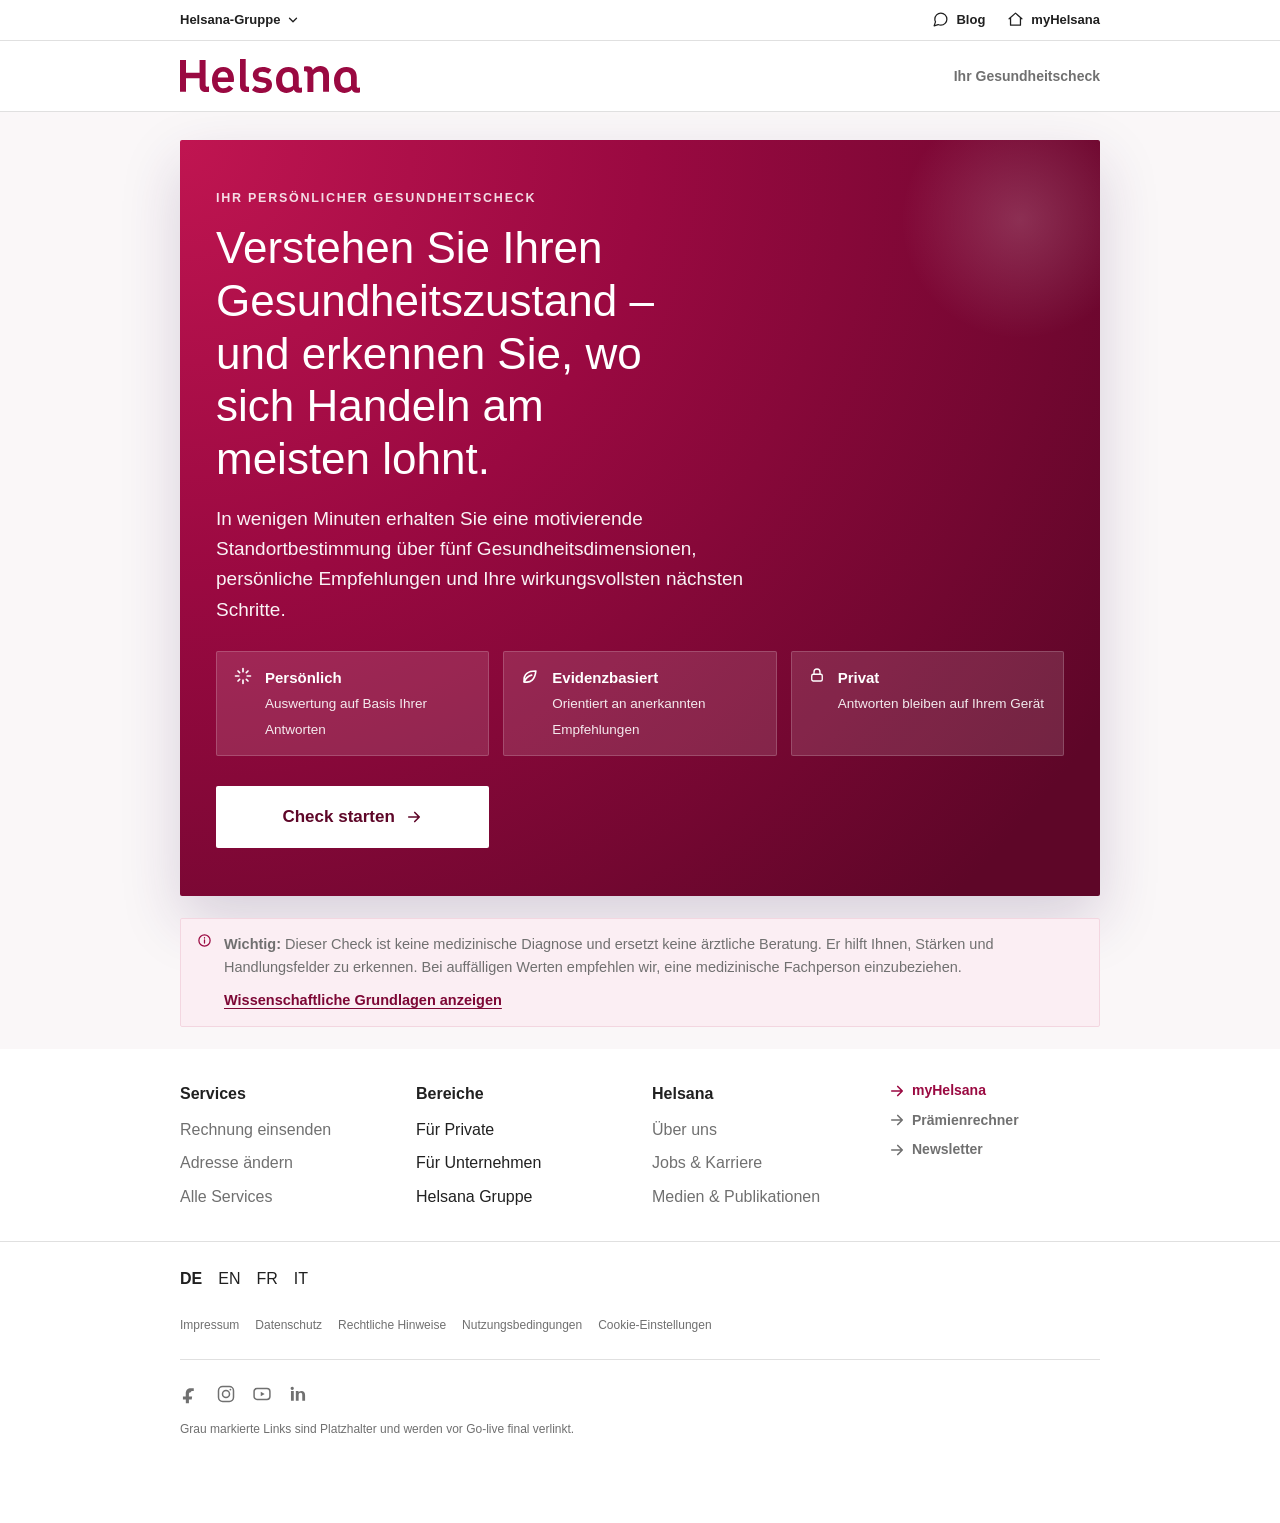
<file: Projekt_Original/index.html>
<!DOCTYPE html>
<html lang="de-CH">
<head>
  <meta charset="UTF-8" />
  <meta name="viewport" content="width=device-width, initial-scale=1.0" />
  <meta name="theme-color" content="#9a0941" />
  <meta name="apple-mobile-web-app-capable" content="yes" />
  <meta name="apple-mobile-web-app-status-bar-style" content="default" />
  <meta name="apple-mobile-web-app-title" content="Gesundheitscheck" data-copy-content="shell.meta.app_title" />
  <meta name="referrer" content="no-referrer" />
  <meta name="description" content="Digitaler Gesundheitscheck: Ihr persönlicher Healthspan- und Präventions-Check. Keine Diagnose, sondern eine motivierende Standortbestimmung." data-copy-content="shell.meta.index_description" />
  <title data-copy="shell.meta.index_title">Gesundheitscheck</title>
  <link rel="icon" href="assets/app-icon.svg" type="image/svg+xml" />
  <link rel="apple-touch-icon" href="assets/apple-touch-icon.png" sizes="180x180" />
  <link rel="manifest" href="manifest.de-CH.webmanifest" data-locale-manifest />
  <script src="js/locale.js"></script>
  <link rel="stylesheet" href="css/styles.css" />
</head>
<body>
  <a class="skip-link" href="#app" data-copy="shell.skip_to_content">Zum Inhalt springen</a>

  <div class="util-bar">
    <div class="container util-inner">
      <details class="util-dropdown">
        <summary class="util-dd-toggle">
          <span data-copy="shell.utility.group">Helsana-Gruppe</span>
          <svg class="util-chevron" width="14" height="14" viewBox="0 0 24 24" fill="none" stroke="currentColor" stroke-width="2.2" stroke-linecap="round" stroke-linejoin="round" aria-hidden="true"><path d="M6 9l6 6 6-6"/></svg>
        </summary>
        <div class="util-dd-menu">
          <a href="https://www.helsana.ch/de/private.html" data-locale-href="helsana.private" target="_blank" rel="noopener noreferrer" data-copy="shell.utility.private">Für Private</a>
          <a href="https://www.helsana.ch/de/unternehmen.html" data-locale-href="helsana.business" target="_blank" rel="noopener noreferrer" data-copy="shell.utility.business">Für Unternehmen</a>
          <a href="https://www.helsana.ch/de/helsana-gruppe.html" data-locale-href="helsana.group" target="_blank" rel="noopener noreferrer" aria-current="page" data-copy="shell.utility.group">Helsana-Gruppe</a>
        </div>
      </details>
      <nav class="util-right" aria-label="Helsana Verweise" data-copy-aria-label="shell.utility.nav_aria">
        <a class="util-item" href="https://www.helsana.ch/de/blog.html" data-locale-href="helsana.blog" target="_blank" rel="noopener noreferrer">
          <svg width="17" height="17" viewBox="0 0 24 24" fill="none" stroke="currentColor" stroke-width="1.8" stroke-linecap="round" stroke-linejoin="round" aria-hidden="true"><path d="M21 11.5a8.5 8.5 0 0 1-8.5 8.5 8.4 8.4 0 0 1-3.8-.9L3 21l1.9-5.7a8.4 8.4 0 0 1-.9-3.8A8.5 8.5 0 0 1 12.5 3 8.5 8.5 0 0 1 21 11.5z"/></svg>
          <span data-copy="shell.utility.blog">Blog</span>
        </a>
        <a class="util-item" href="https://portal.helsana.ch/helsana-login/myhelsana?language=de" data-locale-href="helsana.myhelsana" target="_blank" rel="noopener noreferrer">
          <svg width="17" height="17" viewBox="0 0 24 24" fill="none" stroke="currentColor" stroke-width="1.8" stroke-linecap="round" stroke-linejoin="round" aria-hidden="true"><path d="M3 11l9-8 9 8"/><path d="M5 10v10h14V10"/></svg>
          <span data-copy="shell.utility.myhelsana">myHelsana</span>
        </a>
      </nav>
    </div>
  </div>

  <header class="site-header">
    <div class="container header-inner">
      <a class="brand" href="#app" aria-label="Helsana – Gesundheitscheck" data-copy-aria-label="shell.header.brand_aria">
        <img
          class="brand-logo"
          src="assets/helsana-logo.svg"
          alt="Helsana"
          data-copy-alt="shell.header.logo_alt"
          width="180"
          height="34"
          decoding="async"
          loading="eager"
        />
      </a>
      <p class="header-tag" data-copy="shell.header.tagline">Ihr Gesundheitscheck</p>
    </div>
  </header>

  <main id="app" class="container" tabindex="-1">
    <!-- Inhalt wird durch app.js gerendert -->
  </main>

  <footer class="site-footer">
    <!-- Footer Navigation + Footer (Figma "04 -- Ergebnisseite HiFi Skizze"). Wird während des
         Fragebogens per JS (body[data-screen="quiz"]) ausgeblendet. -->
    <div id="footer-global">
      <nav class="footer-nav" aria-label="Weitere Helsana-Links" data-copy-aria-label="shell.footer.nav_aria">
        <div class="container footer-nav-grid">
          <div class="footer-link-group">
            <p class="footer-link-heading" data-copy="shell.footer.services_heading">Services</p>
            <span class="footer-link is-placeholder" role="link" aria-disabled="true" title="Platzhalter – echten Link ergänzen" data-copy-title="shell.placeholder.link_title" data-copy="shell.footer.submit_invoice">Rechnung einsenden</span>
            <span class="footer-link is-placeholder" role="link" aria-disabled="true" title="Platzhalter – echten Link ergänzen" data-copy-title="shell.placeholder.link_title" data-copy="shell.footer.change_address">Adresse ändern</span>
            <span class="footer-link is-placeholder" role="link" aria-disabled="true" title="Platzhalter – echten Link ergänzen" data-copy-title="shell.placeholder.link_title" data-copy="shell.footer.all_services">Alle Services</span>
          </div>
          <div class="footer-link-group">
            <p class="footer-link-heading" data-copy="shell.footer.areas_heading">Bereiche</p>
            <a class="footer-link" href="https://www.helsana.ch/de/private.html" data-locale-href="helsana.private" target="_blank" rel="noopener noreferrer" data-copy="shell.utility.private">Für Private</a>
            <a class="footer-link" href="https://www.helsana.ch/de/unternehmen.html" data-locale-href="helsana.business" target="_blank" rel="noopener noreferrer" data-copy="shell.utility.business">Für Unternehmen</a>
            <a class="footer-link" href="https://www.helsana.ch/de/helsana-gruppe.html" data-locale-href="helsana.group" target="_blank" rel="noopener noreferrer" data-copy="shell.footer.helsana_group">Helsana Gruppe</a>
          </div>
          <div class="footer-link-group">
            <p class="footer-link-heading" data-copy="shell.footer.helsana_heading">Helsana</p>
            <span class="footer-link is-placeholder" role="link" aria-disabled="true" title="Platzhalter – echten Link ergänzen" data-copy-title="shell.placeholder.link_title" data-copy="shell.footer.about">Über uns</span>
            <span class="footer-link is-placeholder" role="link" aria-disabled="true" title="Platzhalter – echten Link ergänzen" data-copy-title="shell.placeholder.link_title" data-copy="shell.footer.jobs">Jobs &amp; Karriere</span>
            <span class="footer-link is-placeholder" role="link" aria-disabled="true" title="Platzhalter – echten Link ergänzen" data-copy-title="shell.placeholder.link_title" data-copy="shell.footer.media">Medien &amp; Publikationen</span>
          </div>
          <div class="footer-link-group footer-action-links">
            <a class="action-link" href="https://portal.helsana.ch/helsana-login/myhelsana?language=de" data-locale-href="helsana.myhelsana" target="_blank" rel="noopener noreferrer">
              <svg width="18" height="18" viewBox="0 0 24 24" fill="none" stroke="currentColor" stroke-width="2.2" stroke-linecap="round" stroke-linejoin="round" aria-hidden="true"><path d="M5 12h14M13 6l6 6-6 6"/></svg>
              <span data-copy="shell.utility.myhelsana">myHelsana</span>
            </a>
            <span class="action-link is-placeholder" role="link" aria-disabled="true" title="Platzhalter – echten Link ergänzen" data-copy-title="shell.placeholder.link_title">
              <svg width="18" height="18" viewBox="0 0 24 24" fill="none" stroke="currentColor" stroke-width="2.2" stroke-linecap="round" stroke-linejoin="round" aria-hidden="true"><path d="M5 12h14M13 6l6 6-6 6"/></svg>
              <span data-copy="shell.footer.premium_calculator">Prämienrechner</span>
            </span>
            <span class="action-link is-placeholder" role="link" aria-disabled="true" title="Platzhalter – echten Link ergänzen" data-copy-title="shell.placeholder.link_title">
              <svg width="18" height="18" viewBox="0 0 24 24" fill="none" stroke="currentColor" stroke-width="2.2" stroke-linecap="round" stroke-linejoin="round" aria-hidden="true"><path d="M5 12h14M13 6l6 6-6 6"/></svg>
              <span data-copy="shell.footer.newsletter">Newsletter</span>
            </span>
          </div>
        </div>
      </nav>

      <div class="footer-bottom">
        <div class="container">
          <div class="lang-switch" role="group" aria-label="Sprache wählen" data-copy-aria-label="shell.language.group_aria">
            <button type="button" class="lang-item is-active" data-locale="de-CH" data-copy="shell.language.de_short" aria-label="Deutsch" data-copy-aria-label="shell.language.de_label" aria-current="true" aria-pressed="true">DE</button>
            <button type="button" class="lang-item" data-locale="en-CH" data-copy="shell.language.en_short" aria-label="English" data-copy-aria-label="shell.language.en_label" aria-pressed="false">EN</button>
            <button type="button" class="lang-item" data-locale="fr-CH" data-copy="shell.language.fr_short" aria-label="Français" data-copy-aria-label="shell.language.fr_label" aria-pressed="false">FR</button>
            <button type="button" class="lang-item" data-locale="it-CH" data-copy="shell.language.it_short" aria-label="Italiano" data-copy-aria-label="shell.language.it_label" aria-pressed="false">IT</button>
          </div>
          <div class="legal-links">
            <span class="footer-legal-link is-placeholder" role="link" aria-disabled="true" title="Platzhalter – echten Link ergänzen" data-copy-title="shell.placeholder.link_title" data-copy="shell.legal.imprint">Impressum</span>
            <span class="footer-legal-link is-placeholder" role="link" aria-disabled="true" title="Platzhalter – echten Link ergänzen" data-copy-title="shell.placeholder.link_title" data-copy="shell.legal.privacy">Datenschutz</span>
            <span class="footer-legal-link is-placeholder" role="link" aria-disabled="true" title="Platzhalter – echten Link ergänzen" data-copy-title="shell.placeholder.link_title" data-copy="shell.legal.legal_notice">Rechtliche Hinweise</span>
            <span class="footer-legal-link is-placeholder" role="link" aria-disabled="true" title="Platzhalter – echten Link ergänzen" data-copy-title="shell.placeholder.link_title" data-copy="shell.legal.terms">Nutzungsbedingungen</span>
            <span class="footer-legal-link is-placeholder" role="link" aria-disabled="true" title="Platzhalter – echten Link ergänzen" data-copy-title="shell.placeholder.link_title" data-copy="shell.legal.cookies">Cookie-Einstellungen</span>
          </div>
          <div class="social-icons">
            <span class="social-icon is-placeholder" role="img" title="Platzhalter – echten Link ergänzen" data-copy-title="shell.placeholder.link_title" aria-label="Facebook (Platzhalter)" data-copy-aria-label="shell.social.facebook_aria">
              <svg width="20" height="20" viewBox="0 0 24 24" fill="currentColor" aria-hidden="true"><path d="M14 8.5h2.5V5.2c-.43-.06-1.9-.2-3.6-.2-3.57 0-6 2.24-6 6.36V15H3.5v3.7H7V23h3.7v-4.3h3.36l.53-3.7h-3.9v-2.9c0-1.07.29-1.8 1.8-1.8z"/></svg>
            </span>
            <span class="social-icon is-placeholder" role="img" title="Platzhalter – echten Link ergänzen" data-copy-title="shell.placeholder.link_title" aria-label="Instagram (Platzhalter)" data-copy-aria-label="shell.social.instagram_aria">
              <svg width="20" height="20" viewBox="0 0 24 24" fill="none" stroke="currentColor" stroke-width="1.8" aria-hidden="true"><rect x="3" y="3" width="18" height="18" rx="5"/><circle cx="12" cy="12" r="4.2"/><circle cx="17.3" cy="6.7" r="1.1" fill="currentColor" stroke="none"/></svg>
            </span>
            <span class="social-icon is-placeholder" role="img" title="Platzhalter – echten Link ergänzen" data-copy-title="shell.placeholder.link_title" aria-label="YouTube (Platzhalter)" data-copy-aria-label="shell.social.youtube_aria">
              <svg width="20" height="20" viewBox="0 0 24 24" fill="none" stroke="currentColor" stroke-width="1.8" aria-hidden="true"><rect x="2.5" y="5.5" width="19" height="13" rx="3.5"/><path d="M10.5 9.3v5.4l4.7-2.7z" fill="currentColor" stroke="none"/></svg>
            </span>
            <span class="social-icon is-placeholder" role="img" title="Platzhalter – echten Link ergänzen" data-copy-title="shell.placeholder.link_title" aria-label="LinkedIn (Platzhalter)" data-copy-aria-label="shell.social.linkedin_aria">
              <svg width="20" height="20" viewBox="0 0 24 24" fill="currentColor" aria-hidden="true"><path d="M6.94 8.5H3.56V20h3.38zM5.25 3.2A1.96 1.96 0 1 0 5.28 7.1a1.96 1.96 0 0 0-.03-3.9zM20.5 20h-3.38v-6.06c0-1.45-.03-3.31-2.02-3.31-2.02 0-2.33 1.58-2.33 3.2V20H9.4V8.5h3.24v1.57h.05c.45-.86 1.56-1.77 3.21-1.77 3.43 0 4.6 2.26 4.6 5.2z"/></svg>
            </span>
          </div>
          <p class="footer-placeholder-note" data-copy="shell.footer.placeholder_note">Grau markierte Links sind Platzhalter und werden vor Go-live final verlinkt.</p>
        </div>
      </div>
    </div>
  </footer>

  <script src="js/config.js"></script>
  <script src="js/result-copy.generated.js"></script>
  <script src="js/result-copy.js"></script>
  <script src="js/page-i18n.js"></script>
  <script src="js/url-safety.js"></script>
  <script src="js/questions.js"></script>
  <script src="js/persistence.js"></script>
  <script src="js/helsana.js"></script>
  <script src="js/integration.js"></script>
  <script src="js/scoring.js"></script>
  <script src="js/recommendations.js"></script>
  <script src="js/coach.js"></script>
  <script src="js/radar.js"></script>
  <script src="js/app.js"></script>
</body>
</html>
</file>
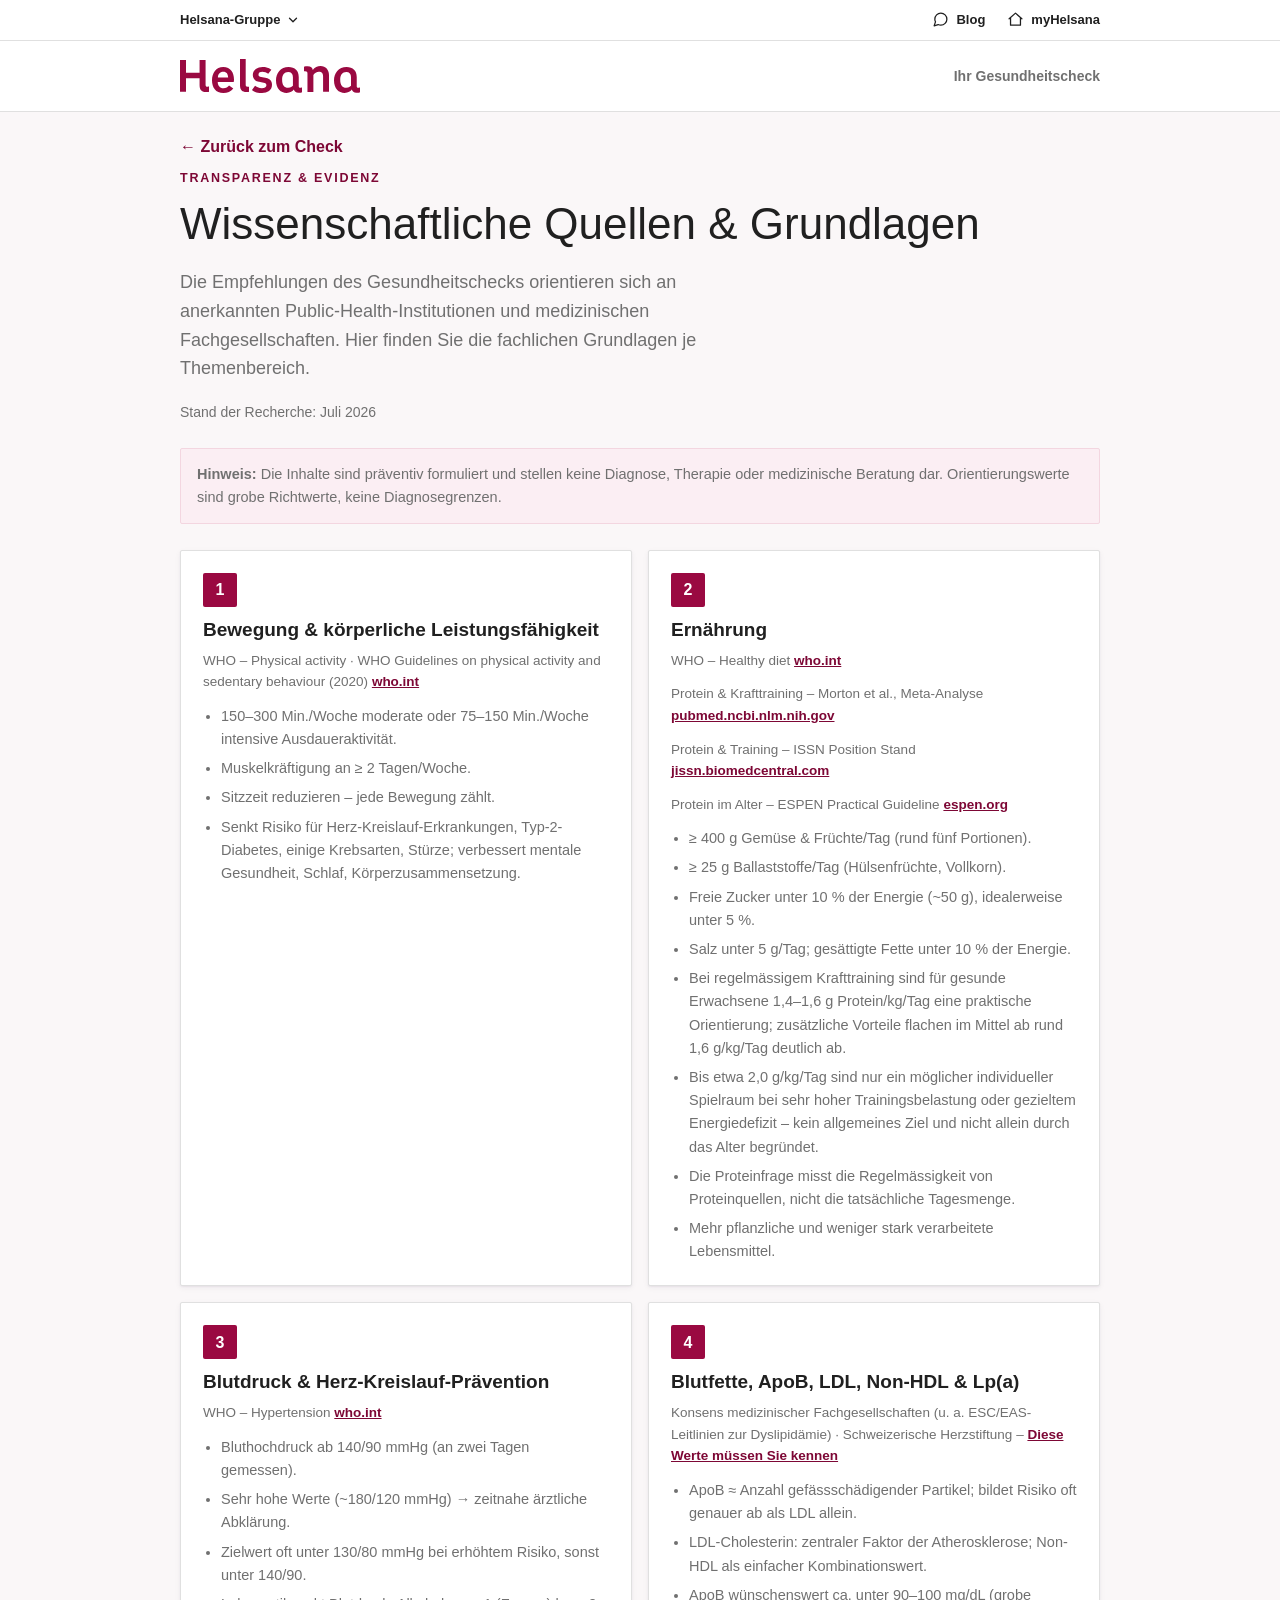
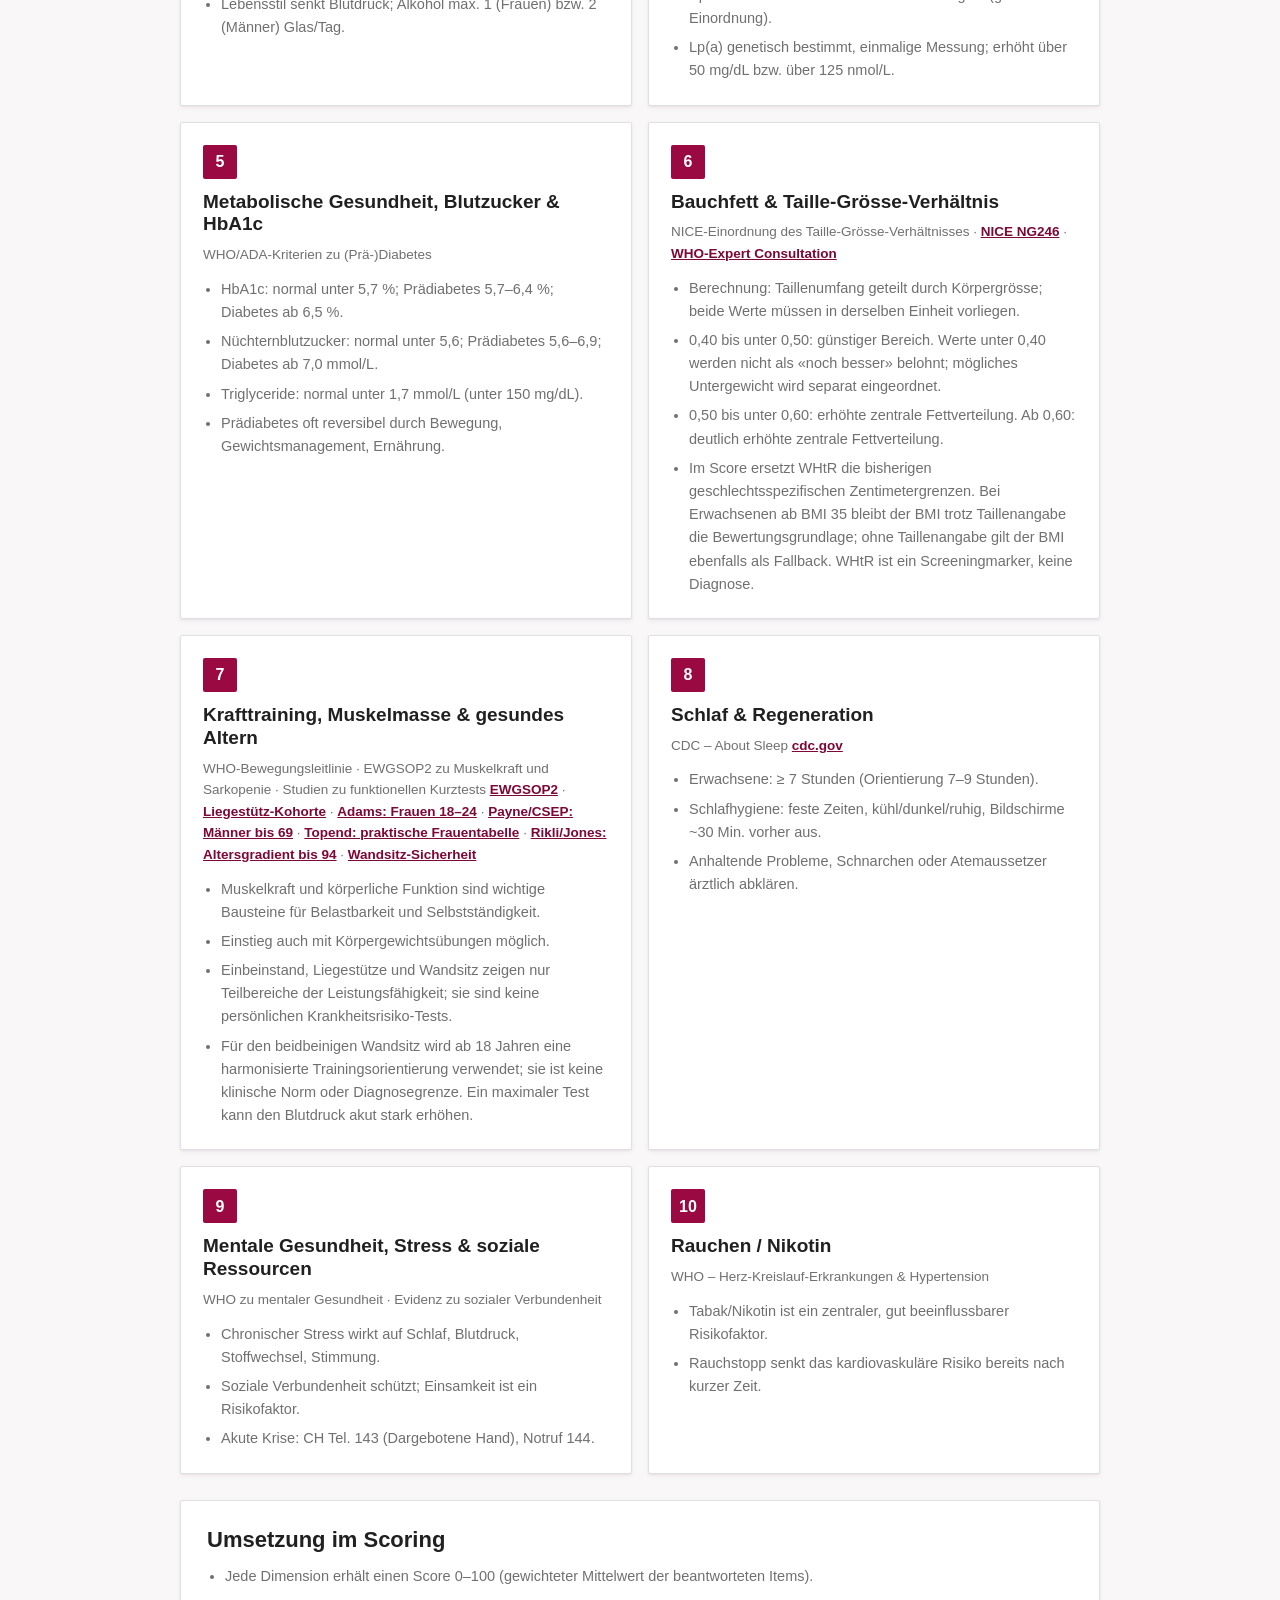
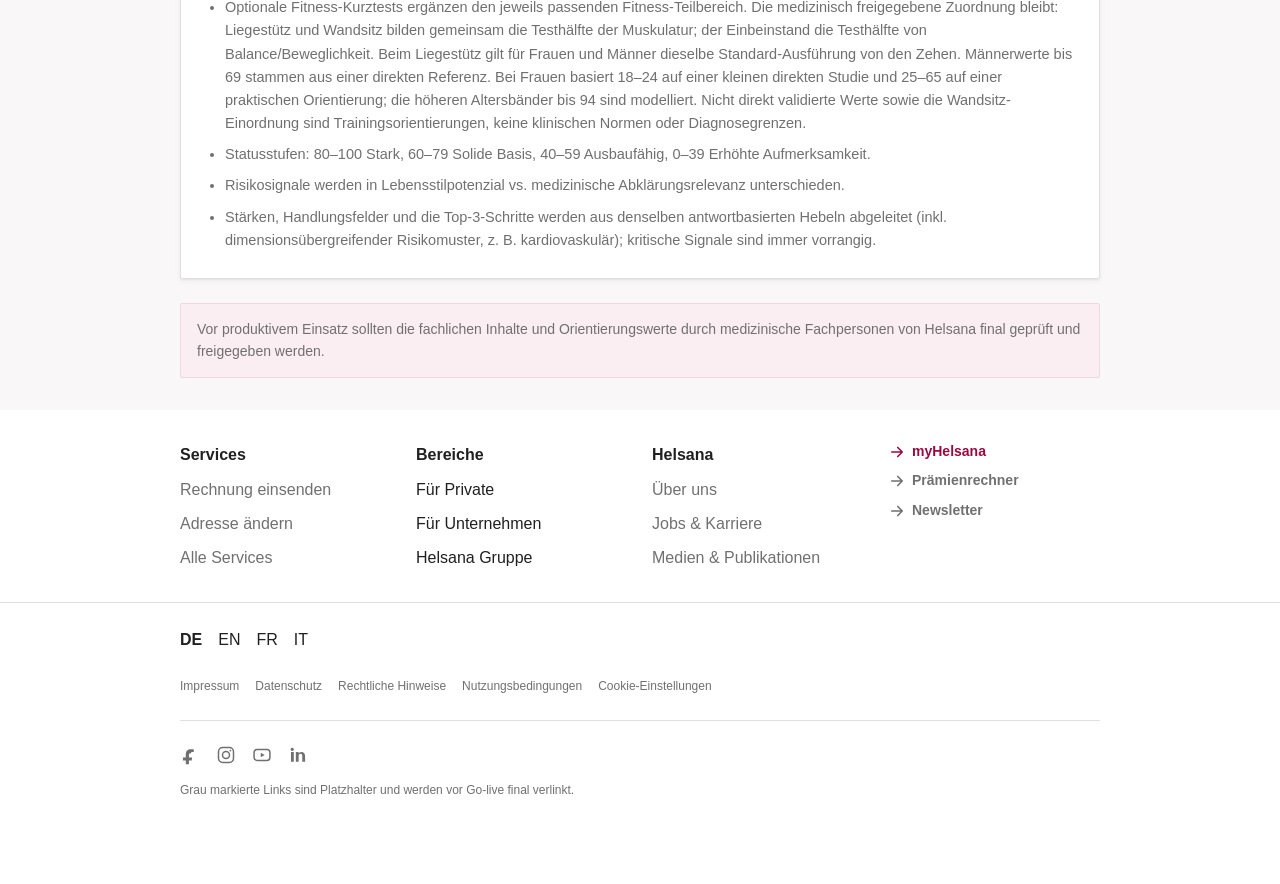
<file: Projekt_Original/quellen.html>
<!DOCTYPE html>
<html lang="de-CH">
<head>
  <meta charset="UTF-8" />
  <meta name="viewport" content="width=device-width, initial-scale=1.0" />
  <meta name="theme-color" content="#9a0941" />
  <meta name="apple-mobile-web-app-title" content="Gesundheitscheck" data-copy-content="shell.meta.app_title" />
  <link rel="icon" href="assets/app-icon.svg" type="image/svg+xml" />
  <link rel="apple-touch-icon" href="assets/apple-touch-icon.png" sizes="180x180" />
  <meta name="referrer" content="no-referrer" />
  <meta name="description" content="Wissenschaftliche Quellen und fachliche Grundlagen des Gesundheitschecks: Empfehlungen von WHO, CDC und medizinischen Fachgesellschaften." data-copy-content="sources.meta.description" />
  <title data-copy="sources.meta.title">Wissenschaftliche Quellen &amp; Grundlagen – Gesundheitscheck</title>
  <link rel="manifest" href="manifest.de-CH.webmanifest" data-locale-manifest />
  <script src="js/locale.js"></script>
  <link rel="stylesheet" href="css/styles.css" />
</head>
<body>
  <a class="skip-link" href="#content" data-copy="shell.skip_to_content">Zum Inhalt springen</a>

  <div class="util-bar">
    <div class="container util-inner">
      <details class="util-dropdown">
        <summary class="util-dd-toggle">
          <span data-copy="shell.utility.group">Helsana-Gruppe</span>
          <svg class="util-chevron" width="14" height="14" viewBox="0 0 24 24" fill="none" stroke="currentColor" stroke-width="2.2" stroke-linecap="round" stroke-linejoin="round" aria-hidden="true"><path d="M6 9l6 6 6-6"/></svg>
        </summary>
        <div class="util-dd-menu">
          <a href="https://www.helsana.ch/de/private.html" data-locale-href="helsana.private" target="_blank" rel="noopener noreferrer" data-copy="shell.utility.private">Für Private</a>
          <a href="https://www.helsana.ch/de/unternehmen.html" data-locale-href="helsana.business" target="_blank" rel="noopener noreferrer" data-copy="shell.utility.business">Für Unternehmen</a>
          <a href="https://www.helsana.ch/de/helsana-gruppe.html" data-locale-href="helsana.group" target="_blank" rel="noopener noreferrer" aria-current="page" data-copy="shell.utility.group">Helsana-Gruppe</a>
        </div>
      </details>
      <nav class="util-right" aria-label="Helsana Verweise" data-copy-aria-label="shell.utility.nav_aria">
        <a class="util-item" href="https://www.helsana.ch/de/blog.html" data-locale-href="helsana.blog" target="_blank" rel="noopener noreferrer">
          <svg width="17" height="17" viewBox="0 0 24 24" fill="none" stroke="currentColor" stroke-width="1.8" stroke-linecap="round" stroke-linejoin="round" aria-hidden="true"><path d="M21 11.5a8.5 8.5 0 0 1-8.5 8.5 8.4 8.4 0 0 1-3.8-.9L3 21l1.9-5.7a8.4 8.4 0 0 1-.9-3.8A8.5 8.5 0 0 1 12.5 3 8.5 8.5 0 0 1 21 11.5z"/></svg>
          <span data-copy="shell.utility.blog">Blog</span>
        </a>
        <a class="util-item" href="https://portal.helsana.ch/helsana-login/myhelsana?language=de" data-locale-href="helsana.myhelsana" target="_blank" rel="noopener noreferrer">
          <svg width="17" height="17" viewBox="0 0 24 24" fill="none" stroke="currentColor" stroke-width="1.8" stroke-linecap="round" stroke-linejoin="round" aria-hidden="true"><path d="M3 11l9-8 9 8"/><path d="M5 10v10h14V10"/></svg>
          <span data-copy="shell.utility.myhelsana">myHelsana</span>
        </a>
      </nav>
    </div>
  </div>

  <header class="site-header">
    <div class="container header-inner">
      <a class="brand" href="index.html" data-locale-route="index.html" aria-label="Helsana – Gesundheitscheck" data-copy-aria-label="shell.header.brand_aria">
        <img
          class="brand-logo"
          src="assets/helsana-logo.svg"
          alt="Helsana"
          data-copy-alt="shell.header.logo_alt"
          width="180"
          height="34"
          decoding="async"
          loading="eager"
        />
      </a>
      <p class="header-tag" data-copy="shell.header.tagline">Ihr Gesundheitscheck</p>
    </div>
  </header>

  <main id="content" class="container" tabindex="-1">
    <p class="src-back"><a href="index.html" data-locale-route="index.html" data-copy="sources.back_to_check">← Zurück zum Check</a></p>

    <section class="src-hero">
      <p class="eyebrow" data-copy="sources.hero.eyebrow">Transparenz &amp; Evidenz</p>
      <h1 data-copy="sources.hero.title">Wissenschaftliche Quellen &amp; Grundlagen</h1>
      <p class="lead" data-copy="sources.hero.lead">
        Die Empfehlungen des Gesundheitschecks orientieren sich an anerkannten
        Public-Health-Institutionen und medizinischen Fachgesellschaften. Hier finden Sie
        die fachlichen Grundlagen je Themenbereich.
      </p>
      <p class="src-stand" data-copy="sources.hero.research_date">Stand der Recherche: Juli 2026</p>
    </section>

    <div class="note-card">
      <span>
        <strong data-copy="sources.notice.label">Hinweis:</strong>
        <span data-copy="sources.notice.text">Die Inhalte sind präventiv formuliert und stellen keine Diagnose, Therapie oder medizinische Beratung dar. Orientierungswerte sind grobe Richtwerte, keine Diagnosegrenzen.</span>
      </span>
    </div>

    <div class="src-grid">
      <article class="card src-card">
        <span class="src-num" data-copy="sources.card.1.number">1</span>
        <h2 data-copy="sources.physical.title">Bewegung &amp; körperliche Leistungsfähigkeit</h2>
        <p class="src-ref"><span data-copy="sources.physical.reference">WHO – Physical activity · WHO Guidelines on physical activity and sedentary behaviour (2020)</span>
          <a href="https://www.who.int/news-room/fact-sheets/detail/physical-activity" target="_blank" rel="noopener noreferrer" data-copy="sources.link.who">who.int</a></p>
        <ul>
          <li data-copy="sources.physical.point.1">150–300 Min./Woche moderate oder 75–150 Min./Woche intensive Ausdaueraktivität.</li>
          <li data-copy="sources.physical.point.2">Muskelkräftigung an ≥ 2 Tagen/Woche.</li>
          <li data-copy="sources.physical.point.3">Sitzzeit reduzieren – jede Bewegung zählt.</li>
          <li data-copy="sources.physical.point.4">Senkt Risiko für Herz-Kreislauf-Erkrankungen, Typ-2-Diabetes, einige Krebsarten, Stürze; verbessert mentale Gesundheit, Schlaf, Körperzusammensetzung.</li>
        </ul>
      </article>

      <article class="card src-card">
        <span class="src-num" data-copy="sources.card.2.number">2</span>
        <h2 data-copy="sources.nutrition.title">Ernährung</h2>
        <p class="src-ref"><span data-copy="sources.nutrition.reference.who">WHO – Healthy diet</span>
          <a href="https://www.who.int/news-room/fact-sheets/detail/healthy-diet" target="_blank" rel="noopener noreferrer" data-copy="sources.link.who">who.int</a></p>
        <p class="src-ref"><span data-copy="sources.nutrition.reference.morton">Protein &amp; Krafttraining – Morton et al., Meta-Analyse</span>
          <a href="https://pubmed.ncbi.nlm.nih.gov/28698222/" target="_blank" rel="noopener noreferrer" data-copy="sources.link.pubmed">pubmed.ncbi.nlm.nih.gov</a></p>
        <p class="src-ref"><span data-copy="sources.nutrition.reference.issn">Protein &amp; Training – ISSN Position Stand</span>
          <a href="https://jissn.biomedcentral.com/articles/10.1186/s12970-017-0177-8" target="_blank" rel="noopener noreferrer" data-copy="sources.link.jissn">jissn.biomedcentral.com</a></p>
        <p class="src-ref"><span data-copy="sources.nutrition.reference.espen">Protein im Alter – ESPEN Practical Guideline</span>
          <a href="https://www.espen.org/files/ESPEN-Guidelines/ESPEN_practical_guideline_Clinical_nutrition_and_hydration_in_geriatrics.pdf" target="_blank" rel="noopener noreferrer" data-copy="sources.link.espen">espen.org</a></p>
        <ul>
          <li data-copy="sources.nutrition.point.1">≥ 400 g Gemüse &amp; Früchte/Tag (rund fünf Portionen).</li>
          <li data-copy="sources.nutrition.point.2">≥ 25 g Ballaststoffe/Tag (Hülsenfrüchte, Vollkorn).</li>
          <li data-copy="sources.nutrition.point.3">Freie Zucker unter 10 % der Energie (~50 g), idealerweise unter 5 %.</li>
          <li data-copy="sources.nutrition.point.4">Salz unter 5 g/Tag; gesättigte Fette unter 10 % der Energie.</li>
          <li data-copy="sources.nutrition.point.5">Bei regelmässigem Krafttraining sind für gesunde Erwachsene 1,4–1,6 g Protein/kg/Tag eine praktische Orientierung; zusätzliche Vorteile flachen im Mittel ab rund 1,6 g/kg/Tag deutlich ab.</li>
          <li data-copy="sources.nutrition.point.6">Bis etwa 2,0 g/kg/Tag sind nur ein möglicher individueller Spielraum bei sehr hoher Trainingsbelastung oder gezieltem Energiedefizit – kein allgemeines Ziel und nicht allein durch das Alter begründet.</li>
          <li data-copy="sources.nutrition.point.7">Die Proteinfrage misst die Regelmässigkeit von Proteinquellen, nicht die tatsächliche Tagesmenge.</li>
          <li data-copy="sources.nutrition.point.8">Mehr pflanzliche und weniger stark verarbeitete Lebensmittel.</li>
        </ul>
      </article>

      <article class="card src-card">
        <span class="src-num" data-copy="sources.card.3.number">3</span>
        <h2 data-copy="sources.blood_pressure.title">Blutdruck &amp; Herz-Kreislauf-Prävention</h2>
        <p class="src-ref"><span data-copy="sources.blood_pressure.reference">WHO – Hypertension</span>
          <a href="https://www.who.int/news-room/fact-sheets/detail/hypertension" target="_blank" rel="noopener noreferrer" data-copy="sources.link.who">who.int</a></p>
        <ul>
          <li data-copy="sources.blood_pressure.point.1">Bluthochdruck ab 140/90 mmHg (an zwei Tagen gemessen).</li>
          <li data-copy="sources.blood_pressure.point.2">Sehr hohe Werte (~180/120 mmHg) → zeitnahe ärztliche Abklärung.</li>
          <li data-copy="sources.blood_pressure.point.3">Zielwert oft unter 130/80 mmHg bei erhöhtem Risiko, sonst unter 140/90.</li>
          <li data-copy="sources.blood_pressure.point.4">Lebensstil senkt Blutdruck; Alkohol max. 1 (Frauen) bzw. 2 (Männer) Glas/Tag.</li>
        </ul>
      </article>

      <article class="card src-card">
        <span class="src-num" data-copy="sources.card.4.number">4</span>
        <h2 data-copy="sources.lipids.title">Blutfette, ApoB, LDL, Non-HDL &amp; Lp(a)</h2>
        <p class="src-ref"><span data-copy="sources.lipids.reference">Konsens medizinischer Fachgesellschaften (u. a. ESC/EAS-Leitlinien zur Dyslipidämie) · Schweizerische Herzstiftung –</span>
          <a href="https://swissheart.ch/wissen-und-support/dossiers/diese-werte-muessen-sie-kennen" target="_blank" rel="noopener noreferrer" data-copy="sources.lipids.link_label">Diese Werte müssen Sie kennen</a></p>
        <ul>
          <li data-copy="sources.lipids.point.1">ApoB ≈ Anzahl gefässschädigender Partikel; bildet Risiko oft genauer ab als LDL allein.</li>
          <li data-copy="sources.lipids.point.2">LDL-Cholesterin: zentraler Faktor der Atherosklerose; Non-HDL als einfacher Kombinationswert.</li>
          <li data-copy="sources.lipids.point.3">ApoB wünschenswert ca. unter 90–100 mg/dL (grobe Einordnung).</li>
          <li data-copy="sources.lipids.point.4">Lp(a) genetisch bestimmt, einmalige Messung; erhöht über 50 mg/dL bzw. über 125 nmol/L.</li>
        </ul>
      </article>

      <article class="card src-card">
        <span class="src-num" data-copy="sources.card.5.number">5</span>
        <h2 data-copy="sources.metabolic.title">Metabolische Gesundheit, Blutzucker &amp; HbA1c</h2>
        <p class="src-ref" data-copy="sources.metabolic.reference">WHO/ADA-Kriterien zu (Prä-)Diabetes</p>
        <ul>
          <li data-copy="sources.metabolic.point.1">HbA1c: normal unter 5,7 %; Prädiabetes 5,7–6,4 %; Diabetes ab 6,5 %.</li>
          <li data-copy="sources.metabolic.point.2">Nüchternblutzucker: normal unter 5,6; Prädiabetes 5,6–6,9; Diabetes ab 7,0 mmol/L.</li>
          <li data-copy="sources.metabolic.point.3">Triglyceride: normal unter 1,7 mmol/L (unter 150 mg/dL).</li>
          <li data-copy="sources.metabolic.point.4">Prädiabetes oft reversibel durch Bewegung, Gewichtsmanagement, Ernährung.</li>
        </ul>
      </article>

      <article class="card src-card">
        <span class="src-num" data-copy="sources.card.6.number">6</span>
        <h2 data-copy="sources.waist.title">Bauchfett &amp; Taille-Grösse-Verhältnis</h2>
        <p class="src-ref"><span data-copy="sources.waist.reference">NICE-Einordnung des Taille-Grösse-Verhältnisses ·</span>
          <a href="https://www.nice.org.uk/guidance/ng246/chapter/Identifying-and-assessing-overweight-obesity-and-central-adiposity" target="_blank" rel="noopener noreferrer" data-copy="sources.waist.link_nice">NICE NG246</a> <span data-copy="sources.separator">·</span>
          <a href="https://www.who.int/publications/i/item/9789241501491" target="_blank" rel="noopener noreferrer" data-copy="sources.waist.link_who">WHO-Expert Consultation</a></p>
        <ul>
          <li data-copy="sources.waist.point.1">Berechnung: Taillenumfang geteilt durch Körpergrösse; beide Werte müssen in derselben Einheit vorliegen.</li>
          <li data-copy="sources.waist.point.2">0,40 bis unter 0,50: günstiger Bereich. Werte unter 0,40 werden nicht als «noch besser» belohnt; mögliches Untergewicht wird separat eingeordnet.</li>
          <li data-copy="sources.waist.point.3">0,50 bis unter 0,60: erhöhte zentrale Fettverteilung. Ab 0,60: deutlich erhöhte zentrale Fettverteilung.</li>
          <li data-copy="sources.waist.point.4">Im Score ersetzt WHtR die bisherigen geschlechtsspezifischen Zentimetergrenzen. Bei Erwachsenen ab BMI 35 bleibt der BMI trotz Taillenangabe die Bewertungsgrundlage; ohne Taillenangabe gilt der BMI ebenfalls als Fallback. WHtR ist ein Screeningmarker, keine Diagnose.</li>
        </ul>
      </article>

      <article class="card src-card">
        <span class="src-num" data-copy="sources.card.7.number">7</span>
        <h2 data-copy="sources.strength.title">Krafttraining, Muskelmasse &amp; gesundes Altern</h2>
        <p class="src-ref"><span data-copy="sources.strength.reference">WHO-Bewegungsleitlinie · EWGSOP2 zu Muskelkraft und Sarkopenie · Studien zu funktionellen Kurztests</span>
          <a href="https://academic.oup.com/ageing/article/48/1/16/5126243" target="_blank" rel="noopener noreferrer" data-copy="sources.strength.link_ewgsop">EWGSOP2</a> <span data-copy="sources.separator">·</span>
          <a href="https://jamanetwork.com/journals/jamanetworkopen/fullarticle/2724778" target="_blank" rel="noopener noreferrer" data-copy="sources.strength.link_pushup">Liegestütz-Kohorte</a> <span data-copy="sources.separator">·</span>
          <a href="https://pmc.ncbi.nlm.nih.gov/articles/PMC9362895/" target="_blank" rel="noopener noreferrer" data-copy="sources.strength.link_pushup_adams">Adams: Frauen 18–24</a> <span data-copy="sources.separator">·</span>
          <a href="https://pubmed.ncbi.nlm.nih.gov/11098155/" target="_blank" rel="noopener noreferrer" data-copy="sources.strength.link_pushup_payne">Payne/CSEP: Männer bis 69</a> <span data-copy="sources.separator">·</span>
          <a href="https://www.topendsports.com/testing/tests/home-pushup.html" target="_blank" rel="noopener noreferrer" data-copy="sources.strength.link_pushup_topend">Topend: praktische Frauentabelle</a> <span data-copy="sources.separator">·</span>
          <a href="https://cir.nii.ac.jp/crid/1363951796123009152" target="_blank" rel="noopener noreferrer" data-copy="sources.strength.link_pushup_rikli">Rikli/Jones: Altersgradient bis 94</a> <span data-copy="sources.separator">·</span>
          <a href="https://pubmed.ncbi.nlm.nih.gov/41252651/" target="_blank" rel="noopener noreferrer" data-copy="sources.strength.link_wall_sit">Wandsitz-Sicherheit</a></p>
        <ul>
          <li data-copy="sources.strength.point.1">Muskelkraft und körperliche Funktion sind wichtige Bausteine für Belastbarkeit und Selbstständigkeit.</li>
          <li data-copy="sources.strength.point.2">Einstieg auch mit Körpergewichtsübungen möglich.</li>
          <li data-copy="sources.strength.point.3">Einbeinstand, Liegestütze und Wandsitz zeigen nur Teilbereiche der Leistungsfähigkeit; sie sind keine persönlichen Krankheitsrisiko-Tests.</li>
          <li data-copy="sources.strength.point.4">Für den beidbeinigen Wandsitz wird ab 18 Jahren eine harmonisierte Trainingsorientierung verwendet; sie ist keine klinische Norm oder Diagnosegrenze. Ein maximaler Test kann den Blutdruck akut stark erhöhen.</li>
        </ul>
      </article>

      <article class="card src-card">
        <span class="src-num" data-copy="sources.card.8.number">8</span>
        <h2 data-copy="sources.sleep.title">Schlaf &amp; Regeneration</h2>
        <p class="src-ref"><span data-copy="sources.sleep.reference">CDC – About Sleep</span>
          <a href="https://www.cdc.gov/sleep/about/index.html" target="_blank" rel="noopener noreferrer" data-copy="sources.link.cdc">cdc.gov</a></p>
        <ul>
          <li data-copy="sources.sleep.point.1">Erwachsene: ≥ 7 Stunden (Orientierung 7–9 Stunden).</li>
          <li data-copy="sources.sleep.point.2">Schlafhygiene: feste Zeiten, kühl/dunkel/ruhig, Bildschirme ~30 Min. vorher aus.</li>
          <li data-copy="sources.sleep.point.3">Anhaltende Probleme, Schnarchen oder Atemaussetzer ärztlich abklären.</li>
        </ul>
      </article>

      <article class="card src-card">
        <span class="src-num" data-copy="sources.card.9.number">9</span>
        <h2 data-copy="sources.mental.title">Mentale Gesundheit, Stress &amp; soziale Ressourcen</h2>
        <p class="src-ref" data-copy="sources.mental.reference">WHO zu mentaler Gesundheit · Evidenz zu sozialer Verbundenheit</p>
        <ul>
          <li data-copy="sources.mental.point.1">Chronischer Stress wirkt auf Schlaf, Blutdruck, Stoffwechsel, Stimmung.</li>
          <li data-copy="sources.mental.point.2">Soziale Verbundenheit schützt; Einsamkeit ist ein Risikofaktor.</li>
          <li data-copy="sources.mental.point.3">Akute Krise: CH Tel. 143 (Dargebotene Hand), Notruf 144.</li>
        </ul>
      </article>

      <article class="card src-card">
        <span class="src-num" data-copy="sources.card.10.number">10</span>
        <h2 data-copy="sources.smoking.title">Rauchen / Nikotin</h2>
        <p class="src-ref" data-copy="sources.smoking.reference">WHO – Herz-Kreislauf-Erkrankungen &amp; Hypertension</p>
        <ul>
          <li data-copy="sources.smoking.point.1">Tabak/Nikotin ist ein zentraler, gut beeinflussbarer Risikofaktor.</li>
          <li data-copy="sources.smoking.point.2">Rauchstopp senkt das kardiovaskuläre Risiko bereits nach kurzer Zeit.</li>
        </ul>
      </article>
    </div>

    <section class="card src-scoring">
      <h2 data-copy="sources.scoring.title">Umsetzung im Scoring</h2>
      <ul>
        <li data-copy="sources.scoring.point.1">Jede Dimension erhält einen Score 0–100 (gewichteter Mittelwert der beantworteten Items).</li>
        <li data-copy="sources.scoring.point.2">Optionale Fitness-Kurztests ergänzen den jeweils passenden Fitness-Teilbereich. Medizinisch freigegeben ist: Liegestütz und Wandsitz bilden gemeinsam die Testhälfte des Teilbereichs Muskulatur; der Wandsitz zählt nicht zur Kondition. Der Einbeinstand bildet die Testhälfte von Balance/Beweglichkeit. Sichtbar wird eine Einordnung nur bei passendem Alter, Geschlecht und Testprotokoll; beim Wandsitz beruht sie ab 18 Jahren auf einer harmonisierten Trainingsorientierung und ist keine klinische Norm.</li>
        <li data-copy="sources.scoring.point.3">Statusstufen: 80–100 Stark, 60–79 Solide Basis, 40–59 Ausbaufähig, 0–39 Erhöhte Aufmerksamkeit.</li>
        <li data-copy="sources.scoring.point.4">Risikosignale werden in Lebensstilpotenzial vs. medizinische Abklärungsrelevanz unterschieden.</li>
        <li data-copy="sources.scoring.point.5">Stärken, Handlungsfelder und die Top-3-Schritte werden aus denselben antwortbasierten Hebeln abgeleitet (inkl. dimensionsübergreifender Risikomuster, z. B. kardiovaskulär); kritische Signale sind immer vorrangig.</li>
      </ul>
    </section>

    <p class="src-disclaimer" data-copy="sources.review_disclaimer">
      Vor produktivem Einsatz sollten die fachlichen Inhalte und Orientierungswerte durch
      medizinische Fachpersonen von Helsana final geprüft und freigegeben werden.
    </p>
  </main>

  <footer class="site-footer">
    <div id="footer-global">
      <nav class="footer-nav" aria-label="Weitere Helsana-Links" data-copy-aria-label="shell.footer.nav_aria">
        <div class="container footer-nav-grid">
          <div class="footer-link-group">
            <p class="footer-link-heading" data-copy="shell.footer.services_heading">Services</p>
            <span class="footer-link is-placeholder" role="link" aria-disabled="true" title="Platzhalter – echten Link ergänzen" data-copy-title="shell.placeholder.link_title" data-copy="shell.footer.submit_invoice">Rechnung einsenden</span>
            <span class="footer-link is-placeholder" role="link" aria-disabled="true" title="Platzhalter – echten Link ergänzen" data-copy-title="shell.placeholder.link_title" data-copy="shell.footer.change_address">Adresse ändern</span>
            <span class="footer-link is-placeholder" role="link" aria-disabled="true" title="Platzhalter – echten Link ergänzen" data-copy-title="shell.placeholder.link_title" data-copy="shell.footer.all_services">Alle Services</span>
          </div>
          <div class="footer-link-group">
            <p class="footer-link-heading" data-copy="shell.footer.areas_heading">Bereiche</p>
            <a class="footer-link" href="https://www.helsana.ch/de/private.html" data-locale-href="helsana.private" target="_blank" rel="noopener noreferrer" data-copy="shell.utility.private">Für Private</a>
            <a class="footer-link" href="https://www.helsana.ch/de/unternehmen.html" data-locale-href="helsana.business" target="_blank" rel="noopener noreferrer" data-copy="shell.utility.business">Für Unternehmen</a>
            <a class="footer-link" href="https://www.helsana.ch/de/helsana-gruppe.html" data-locale-href="helsana.group" target="_blank" rel="noopener noreferrer" data-copy="shell.footer.helsana_group">Helsana Gruppe</a>
          </div>
          <div class="footer-link-group">
            <p class="footer-link-heading" data-copy="shell.footer.helsana_heading">Helsana</p>
            <span class="footer-link is-placeholder" role="link" aria-disabled="true" title="Platzhalter – echten Link ergänzen" data-copy-title="shell.placeholder.link_title" data-copy="shell.footer.about">Über uns</span>
            <span class="footer-link is-placeholder" role="link" aria-disabled="true" title="Platzhalter – echten Link ergänzen" data-copy-title="shell.placeholder.link_title" data-copy="shell.footer.jobs">Jobs &amp; Karriere</span>
            <span class="footer-link is-placeholder" role="link" aria-disabled="true" title="Platzhalter – echten Link ergänzen" data-copy-title="shell.placeholder.link_title" data-copy="shell.footer.media">Medien &amp; Publikationen</span>
          </div>
          <div class="footer-link-group footer-action-links">
            <a class="action-link" href="https://portal.helsana.ch/helsana-login/myhelsana?language=de" data-locale-href="helsana.myhelsana" target="_blank" rel="noopener noreferrer">
              <svg width="18" height="18" viewBox="0 0 24 24" fill="none" stroke="currentColor" stroke-width="2.2" stroke-linecap="round" stroke-linejoin="round" aria-hidden="true"><path d="M5 12h14M13 6l6 6-6 6"/></svg>
              <span data-copy="shell.utility.myhelsana">myHelsana</span>
            </a>
            <span class="action-link is-placeholder" role="link" aria-disabled="true" title="Platzhalter – echten Link ergänzen" data-copy-title="shell.placeholder.link_title">
              <svg width="18" height="18" viewBox="0 0 24 24" fill="none" stroke="currentColor" stroke-width="2.2" stroke-linecap="round" stroke-linejoin="round" aria-hidden="true"><path d="M5 12h14M13 6l6 6-6 6"/></svg>
              <span data-copy="shell.footer.premium_calculator">Prämienrechner</span>
            </span>
            <span class="action-link is-placeholder" role="link" aria-disabled="true" title="Platzhalter – echten Link ergänzen" data-copy-title="shell.placeholder.link_title">
              <svg width="18" height="18" viewBox="0 0 24 24" fill="none" stroke="currentColor" stroke-width="2.2" stroke-linecap="round" stroke-linejoin="round" aria-hidden="true"><path d="M5 12h14M13 6l6 6-6 6"/></svg>
              <span data-copy="shell.footer.newsletter">Newsletter</span>
            </span>
          </div>
        </div>
      </nav>
      <div class="footer-bottom">
        <div class="container">
          <div class="lang-switch" role="group" aria-label="Sprache wählen" data-copy-aria-label="shell.language.group_aria">
            <button type="button" class="lang-item is-active" data-locale="de-CH" data-copy="shell.language.de_short" aria-label="Deutsch" data-copy-aria-label="shell.language.de_label" aria-current="true" aria-pressed="true">DE</button>
            <button type="button" class="lang-item" data-locale="en-CH" data-copy="shell.language.en_short" aria-label="English" data-copy-aria-label="shell.language.en_label" aria-pressed="false">EN</button>
            <button type="button" class="lang-item" data-locale="fr-CH" data-copy="shell.language.fr_short" aria-label="Français" data-copy-aria-label="shell.language.fr_label" aria-pressed="false">FR</button>
            <button type="button" class="lang-item" data-locale="it-CH" data-copy="shell.language.it_short" aria-label="Italiano" data-copy-aria-label="shell.language.it_label" aria-pressed="false">IT</button>
          </div>
          <div class="legal-links">
            <span class="footer-legal-link is-placeholder" role="link" aria-disabled="true" title="Platzhalter – echten Link ergänzen" data-copy-title="shell.placeholder.link_title" data-copy="shell.legal.imprint">Impressum</span>
            <span class="footer-legal-link is-placeholder" role="link" aria-disabled="true" title="Platzhalter – echten Link ergänzen" data-copy-title="shell.placeholder.link_title" data-copy="shell.legal.privacy">Datenschutz</span>
            <span class="footer-legal-link is-placeholder" role="link" aria-disabled="true" title="Platzhalter – echten Link ergänzen" data-copy-title="shell.placeholder.link_title" data-copy="shell.legal.legal_notice">Rechtliche Hinweise</span>
            <span class="footer-legal-link is-placeholder" role="link" aria-disabled="true" title="Platzhalter – echten Link ergänzen" data-copy-title="shell.placeholder.link_title" data-copy="shell.legal.terms">Nutzungsbedingungen</span>
            <span class="footer-legal-link is-placeholder" role="link" aria-disabled="true" title="Platzhalter – echten Link ergänzen" data-copy-title="shell.placeholder.link_title" data-copy="shell.legal.cookies">Cookie-Einstellungen</span>
          </div>
          <div class="social-icons">
            <span class="social-icon is-placeholder" role="img" title="Platzhalter – echten Link ergänzen" data-copy-title="shell.placeholder.link_title" aria-label="Facebook (Platzhalter)" data-copy-aria-label="shell.social.facebook_aria">
              <svg width="20" height="20" viewBox="0 0 24 24" fill="currentColor" aria-hidden="true"><path d="M14 8.5h2.5V5.2c-.43-.06-1.9-.2-3.6-.2-3.57 0-6 2.24-6 6.36V15H3.5v3.7H7V23h3.7v-4.3h3.36l.53-3.7h-3.9v-2.9c0-1.07.29-1.8 1.8-1.8z"/></svg>
            </span>
            <span class="social-icon is-placeholder" role="img" title="Platzhalter – echten Link ergänzen" data-copy-title="shell.placeholder.link_title" aria-label="Instagram (Platzhalter)" data-copy-aria-label="shell.social.instagram_aria">
              <svg width="20" height="20" viewBox="0 0 24 24" fill="none" stroke="currentColor" stroke-width="1.8" aria-hidden="true"><rect x="3" y="3" width="18" height="18" rx="5"/><circle cx="12" cy="12" r="4.2"/><circle cx="17.3" cy="6.7" r="1.1" fill="currentColor" stroke="none"/></svg>
            </span>
            <span class="social-icon is-placeholder" role="img" title="Platzhalter – echten Link ergänzen" data-copy-title="shell.placeholder.link_title" aria-label="YouTube (Platzhalter)" data-copy-aria-label="shell.social.youtube_aria">
              <svg width="20" height="20" viewBox="0 0 24 24" fill="none" stroke="currentColor" stroke-width="1.8" aria-hidden="true"><rect x="2.5" y="5.5" width="19" height="13" rx="3.5"/><path d="M10.5 9.3v5.4l4.7-2.7z" fill="currentColor" stroke="none"/></svg>
            </span>
            <span class="social-icon is-placeholder" role="img" title="Platzhalter – echten Link ergänzen" data-copy-title="shell.placeholder.link_title" aria-label="LinkedIn (Platzhalter)" data-copy-aria-label="shell.social.linkedin_aria">
              <svg width="20" height="20" viewBox="0 0 24 24" fill="currentColor" aria-hidden="true"><path d="M6.94 8.5H3.56V20h3.38zM5.25 3.2A1.96 1.96 0 1 0 5.28 7.1a1.96 1.96 0 0 0-.03-3.9zM20.5 20h-3.38v-6.06c0-1.45-.03-3.31-2.02-3.31-2.02 0-2.33 1.58-2.33 3.2V20H9.4V8.5h3.24v1.57h.05c.45-.86 1.56-1.77 3.21-1.77 3.43 0 4.6 2.26 4.6 5.2z"/></svg>
            </span>
          </div>
          <p class="footer-placeholder-note" data-copy="shell.footer.placeholder_note">Grau markierte Links sind Platzhalter und werden vor Go-live final verlinkt.</p>
        </div>
      </div>
    </div>
  </footer>
  <script src="js/config.js"></script>
  <script src="js/result-copy.generated.js"></script>
  <script src="js/result-copy.js"></script>
  <script src="js/page-i18n.js"></script>
</body>
</html>
</file>
<file: Projekt_Original/css/styles.css>
/* =========================================================================
   Gesundheitscheck – Styles
   Modern, mobilefreundlich, vertrauenswürdig. Markenfarben als CSS-Variablen,
   damit ein Rebranding (z. B. exakte Helsana-Töne) zentral möglich ist.
   ========================================================================= */

:root {
  /* Marke / Helsana Magenta (offizielle CI-Primärfarbe) */
  --brand: #9a0941;
  --brand-600: #7d0735;
  --brand-700: #5e0628;
  --brand-800: #3b0419;
  --brand-050: #fbeef3;
  --brand-100: #f3d6e0;
  /* Helsana Blau-Akzent (CI-Sekundärfarbe) */
  --accent: #3860be;
  --accent-ink: #2a4a93;

  /* Neutralwerte (Helsana CI) */
  --ink: #202020;
  --ink-soft: #707070;
  --muted: #707070;
  --line: #e0e0e0;
  --border-strong: #949494;
  --bg: #faf7f8;
  --card: #ffffff;

  /* Statusfarben */
  --s-stark: #2e9e6b;
  --s-solide: #4f9ad6;
  --s-ausbau: #e0972f;
  --s-aufmerksam: #d76450;
  --status-label-ink: #202020;

  /* Info / Erfolg (CI – Stepper & Infobox) */
  --success: #5e9801;
  --info-bg: #e6f3fb;
  --info-line: #cfe6f5;
  --info-ink: #0d4d77;

  /* Status-Ampel (Figma-Designsystem) – als Token reserviert; die Status-Punkte
     der Dimensionen nutzen einheitlich die Statusfarben (STATUS_BANDS in scoring.js). */
  --status-success: #5e9801;
  --status-warning: #fec600;
  --status-error: #ff4d37;

  /* Typografie-Skala gemaess Figma-Ergebnisseite (Headlines/Body-Tokens) */
  --fs-h1: 32px; --lh-h1: 40px; --fw-h1: 300;
  --fs-h2: 28px; --lh-h2: 35px; --fw-h2: 700;
  --fs-h4: 20px; --lh-h4: 27px; --fw-h4: 400;
  --fs-lead: 20px; --lh-lead: 28px; --fw-lead: 300;
  --fs-small: 14px; --lh-small: 19.6px;
  --fs-display: 40px; --lh-display: 48px; --fw-display: 300;

  --radius: 2px;
  --radius-sm: 2px;
  --radius-card: 4px;
  --shadow-sm: 0 1px 2px rgba(40, 20, 60, .06), 0 2px 6px rgba(40, 20, 60, .05);
  --shadow-md: 0 8px 28px rgba(60, 30, 90, .10);
  --shadow-lg: 0 24px 60px rgba(60, 30, 90, .18);
  --shadow-card: 0 4px 16px rgba(0, 0, 0, .16);
  --maxw: 960px;
}

* { box-sizing: border-box; }

html {
  -webkit-text-size-adjust: 100%; scroll-behavior: smooth;
  /* Scroll-Anchoring deaktivieren: verhindert dass Chrome den Offset nach
     Quiz-Seiten-Wechsel automatisch korrigiert und den Scroll-to-top überschreibt */
  overflow-anchor: none;
}

body {
  margin: 0;
  font-family: 'AkkuratHelsanaTT Regular Web', 'Helvetica Neue', Helvetica, Arial, sans-serif;
  color: var(--ink);
  background: var(--bg);
  line-height: 1.6;
  -webkit-font-smoothing: antialiased;
}

h1, h2, h3, h4 { line-height: 1.2; margin: 0 0 .4em; font-weight: 400; letter-spacing: 0; }
p { margin: 0 0 1em; }
a { color: var(--brand-600); }

/* Native <details>/<summary> ohne Standard-Marker */
summary { cursor: pointer; list-style: none; }
summary::-webkit-details-marker { display: none; }
summary:focus-visible { outline: 2px solid var(--brand); outline-offset: 2px; border-radius: 8px; }
.q-help-wrap { margin: 6px 0 2px; }

.container { width: 100%; max-width: var(--maxw); margin: 0 auto; padding: 0 20px; }

.skip-link {
  position: absolute; left: -999px; top: 0; background: var(--brand); color: #fff;
  padding: 10px 16px; border-radius: 0 0 10px 0; z-index: 100;
}
.skip-link:focus { left: 0; }

/* ---------------- Header / Footer ---------------- */
.util-bar { background: #fff; border-bottom: 1px solid var(--line); font-size: 13px; }
.util-inner { display: flex; align-items: center; height: 40px; }
.util-right { margin-left: auto; display: flex; align-items: center; gap: 22px; }
.util-item { display: inline-flex; align-items: center; gap: 7px; color: var(--ink); text-decoration: none; font-weight: 600; }
.util-item svg { flex: none; }
.util-item:hover { color: var(--brand); }
.util-dropdown { position: relative; }
.util-dd-toggle { display: inline-flex; align-items: center; gap: 6px; font-weight: 600; color: var(--ink); cursor: pointer; }
.util-dd-toggle:hover { color: var(--brand); }
.util-chevron { transition: transform .2s ease; }
.util-dropdown[open] .util-chevron { transform: rotate(180deg); }
.util-dd-menu { position: absolute; top: calc(100% + 6px); left: 0; min-width: 220px; background: #fff;
  border: 1px solid var(--line); box-shadow: var(--shadow-md); border-radius: 2px; padding: 6px; z-index: 40; display: grid; gap: 2px; }
.util-dd-menu a { padding: 9px 12px; color: var(--ink); text-decoration: none; font-weight: 600; border-radius: 2px; white-space: nowrap; }
.util-dd-menu a:hover { background: var(--brand-050); color: var(--brand); }
.util-dd-menu a[aria-current="page"] { color: var(--brand); background: var(--brand-050); }
@media (max-width: 560px) { .util-right { gap: 16px; } }

.site-header {
  background: #fff; border-bottom: 1px solid var(--line);
  position: sticky; top: 0; z-index: 30; backdrop-filter: saturate(1.4) blur(6px);
}
.header-inner { display: flex; align-items: center; justify-content: space-between; height: 70px; }
.brand { display: flex; align-items: center; gap: 10px; text-decoration: none; }
.brand-logo { display: block; width: auto; height: 34px; }
.header-tag { margin: 0; color: var(--ink-soft); font-weight: 600; font-size: 14px; }
@media (max-width: 400px) { .brand-logo { height: 30px; } }
@media (max-width: 560px) { .header-tag { display: none; } }

.site-footer { background: #fff; color: var(--ink-soft); padding: 0 0 44px; }
.link-button {
  background: none; border: none; color: var(--brand-600); font: inherit; font-weight: 600;
  cursor: pointer; padding: 6px 0; text-decoration: underline; text-underline-offset: 3px;
}

/* ---------------- Footer Navigation + Footer (Figma-Designsystem) ---------------- */
/* Während des Fragebogens ausgeblendet, siehe body[data-screen="quiz"] weiter unten. */
body[data-screen="quiz"] #footer-global { display: none; }

.footer-nav { border-bottom: 1px solid var(--line); }
.footer-nav-grid { display: grid; gap: 28px; padding: 32px 20px; grid-template-columns: 1fr 1fr; }
@media (min-width: 720px) { .footer-nav-grid { grid-template-columns: repeat(4, 1fr); gap: 24px; } }
.footer-link-group { display: grid; gap: 8px; align-content: start; }
.footer-link-heading { font-size: 16px; font-weight: 700; color: var(--ink); margin: 0 0 2px; }
.footer-link { font-size: 16px; color: var(--ink); text-decoration: none; }
.footer-link:hover { color: var(--brand); text-decoration: underline; }
.footer-action-links { gap: 10px; }
.footer-action-links .action-link { font-size: 14px; }

.footer-bottom { padding: 24px 20px 40px; }
.lang-switch { display: flex; align-items: center; gap: 16px; padding-bottom: 24px; }
.lang-switch .lang-item {
  appearance: none; background: none; border: 0; padding: 0; font: inherit;
  font-size: 16px; color: var(--ink); text-decoration: none; cursor: pointer;
}
.lang-switch .lang-item.is-active { font-weight: 700; }
.lang-switch .lang-item:focus-visible { outline: 2px solid var(--brand); outline-offset: 4px; border-radius: 2px; }
.legal-links {
  display: flex; flex-wrap: wrap; gap: 8px 16px; border-bottom: 1px solid var(--line);
  padding-bottom: 24px; font-size: 12px; color: var(--ink);
}
.footer-legal-link { color: var(--ink); text-decoration: none; font-size: 12px; }
.footer-legal-link:hover { color: var(--brand); text-decoration: underline; }
.social-icons { display: flex; gap: 16px; padding-top: 24px; }
.social-icon { color: var(--ink); display: inline-flex; }
.social-icon:hover { color: var(--brand); }
.footer-placeholder-note { margin: 16px 0 0; font-size: 12px; color: var(--muted); }

/* Platzhalter-Links (noch ohne echte Ziel-URL) – dezent gedimmt, nicht klickbar */
.is-placeholder { color: var(--muted) !important; cursor: default; }
.is-placeholder:hover { text-decoration: none !important; color: var(--muted) !important; }
code { background: var(--brand-100); padding: 1px 6px; border-radius: 6px; font-size: .92em; color: var(--brand-700); }

/* ---------------- Buttons ---------------- */
.btn {
  display: inline-flex; align-items: center; justify-content: center; gap: 10px;
  font: inherit; font-weight: 700; cursor: pointer; border: 1px solid transparent;
  border-radius: 2px; padding: 14px 28px; transition: transform .12s ease, box-shadow .2s ease, background .2s;
  text-decoration: none;
}
.btn:active { transform: translateY(1px); }
.btn-primary { background: var(--brand); color: #fff; }
.btn-primary:hover { background: var(--brand-600); }
.btn-primary:disabled { background: #e0e0e0; color: #b2b2b2; cursor: not-allowed; box-shadow: none; }
.btn-secondary { background: #fff; color: var(--brand); border: 2px solid var(--brand); }
.btn-secondary:hover { background: var(--brand-050); }
.btn-secondary:disabled { color: #b2b2b2; border-color: #e0e0e0; cursor: not-allowed; }
.btn-ghost { background: #fff; color: var(--brand-700); border-color: var(--line); }
.btn-ghost:hover { border-color: var(--brand); background: var(--brand-050); }
.btn-lg { padding: 16px 32px; font-size: 17px; }
.btn-block { width: 100%; }

/* ---------------- Cards ---------------- */
.card {
  background: var(--card); border: 1px solid var(--line); border-radius: var(--radius);
  box-shadow: var(--shadow-sm); padding: 26px;
}

.fade-in { animation: fadeUp .45s cubic-bezier(.2, .7, .2, 1) both; }
@keyframes fadeUp { from { opacity: 0; transform: translateY(10px); } to { opacity: 1; transform: none; } }

/* ---------------- Start screen ---------------- */
.hero {
  margin-top: 28px; border-radius: 2px; overflow: hidden; position: relative;
  background: radial-gradient(120% 140% at 0% 0%, #c01551 0%, var(--brand) 42%, var(--brand-700) 100%);
  color: #fff; padding: 48px 36px; box-shadow: var(--shadow-lg);
}
.hero::after {
  content: ''; position: absolute; right: -60px; top: -60px; width: 280px; height: 280px;
  background: radial-gradient(circle, rgba(255,255,255,.16), transparent 60%); pointer-events: none;
}
.hero .eyebrow { text-transform: uppercase; letter-spacing: .14em; font-size: 12.5px; font-weight: 700; color: rgba(255,255,255,.85); margin-bottom: 14px; }
.hero h1 { font-size: clamp(28px, 5vw, 44px); font-weight: 300; max-width: 18ch; }
.hero .lead { font-size: clamp(16px, 2.4vw, 19px); max-width: 52ch; opacity: .95; }
.hero .btn-primary { background: #fff; color: var(--brand-700); }
.hero .btn-primary:hover { background: #fff; }

.hero-points { display: grid; gap: 14px; margin: 26px 0 30px; }
@media (min-width: 680px) { .hero-points { grid-template-columns: repeat(3, 1fr); } }
.hero-point { display: flex; gap: 12px; align-items: flex-start; background: rgba(255,255,255,.12);
  border: 1px solid rgba(255,255,255,.18); border-radius: 2px; padding: 14px 16px; }
.hero-point svg { flex: none; }
.hero-point b { display: block; font-size: 15px; }
.hero-point span { font-size: 13.5px; opacity: .9; }

/* Gleiche Spaltenbreite/Abstand wie .hero-points, damit die Buttons exakt so
   breit wie eine der drei Boxen sind und auf Mobile sauber untereinander
   stehen (gleiche Länge + Abstand wie Persönlich/Evidenzbasiert/Privat). */
.hero-actions { display: grid; gap: 14px; }
@media (min-width: 680px) { .hero-actions { grid-template-columns: repeat(3, 1fr); } }
.hero-actions .btn { width: 100%; }

.note-card {
  margin: 22px 0; display: flex; gap: 12px; align-items: flex-start;
  background: var(--brand-050); border: 1px solid var(--brand-100); border-radius: var(--radius-sm);
  padding: 14px 16px; color: var(--ink-soft); font-size: 14.5px;
}
.note-card svg { flex: none; color: var(--brand); }

.link-button-inline {
  display: block; width: fit-content; padding: 0; margin: 10px 0 0;
  white-space: nowrap;
}

/* ---------------- Quiz ---------------- */
.quiz-head { margin: 26px 0 22px; }

/* Stepper – Punkte mit Verbindungslinien (Helsana CI) */
.stepper { display: flex; align-items: center; gap: 0; }
.step-dot {
  flex: none; width: 24px; height: 24px; border-radius: 50%;
  display: grid; place-items: center; padding: 0; border: none; line-height: 1;
  font-size: 14px; font-weight: 700; background: transparent; color: var(--muted);
  cursor: pointer; transition: .15s;
}
.step-dot.current { background: var(--ink); color: #fff; }
.step-dot.done { background: var(--success); color: var(--status-label-ink); }
.step-dot.done svg { width: 14px; height: 14px; }
.step-dot:disabled { cursor: default; }
.step-dot:not(:disabled):hover { box-shadow: 0 0 0 3px rgba(154, 9, 65, .12); }
.step-conn { flex: 1 1 auto; height: 2px; min-width: 8px; background: var(--line); border-radius: 9999px; }
.step-conn.done { background: var(--success); }

.dim-intro { margin-bottom: 8px; }
.dim-intro h1 { font-size: clamp(22px, 3.4vw, 28px); font-weight: 700; margin-bottom: 4px; }
.dim-intro .dim-count { color: var(--muted); font-weight: 600; font-size: 13px; text-transform: uppercase; letter-spacing: .08em; }
.dim-lead { color: var(--ink-soft); margin-top: 10px; }

.question { padding: 22px 0; border-top: 1px solid var(--line); }
.question:first-of-type { border-top: none; }
.question .q-text { font-weight: 700; font-size: 20px; line-height: 1.35; margin-bottom: 4px; }
.q-help-toggle { width: max-content; background: none; border: none; color: var(--brand-600); font: inherit; font-size: 13.5px;
  font-weight: 600; cursor: pointer; padding: 4px 0; display: inline-flex; align-items: center; gap: 6px; }
.q-help-toggle-icon { flex: none; }
.q-help-toggle-label { min-width: 0; }
.q-help { background: var(--info-bg); border: 1px solid var(--info-line); border-radius: 3px;
  padding: 12px 14px; font-size: 14px; color: var(--info-ink); margin: 8px 0 4px; box-shadow: var(--shadow-sm); }
.q-illustration-wrap {
  width: min(100%, 420px); margin: 20px 0 2px; overflow: hidden;
  background: #fff; border: 1px solid var(--line); border-radius: var(--radius-sm);
}
.q-illustration-wrap[hidden] { display: none; }
.q-illustration {
  display: block; width: 100%; height: auto; object-fit: contain; filter: grayscale(1);
}
.q-help ul { margin: 4px 0 10px; padding-left: 18px; }
.q-help li { margin: 2px 0; }
.q-note { font-size: 13.5px; color: var(--muted); margin: 2px 0 4px; }

@media (max-width: 560px) {
  .q-help-toggle {
    width: 100%; max-width: 100%; display: flex; align-items: flex-start;
    text-align: left; line-height: 1.4; white-space: normal;
  }
  .q-help-toggle-icon { margin-top: .1em; }
  .q-help-toggle-label { overflow-wrap: anywhere; }
  .q-illustration-wrap { margin-top: 16px; }
}

.options { display: grid; gap: 12px; margin-top: 12px; }
@media (min-width: 620px) { .options.cols-2 { grid-template-columns: 1fr 1fr; } }
.option {
  display: flex; align-items: center; justify-content: space-between; gap: 16px; width: 100%;
  text-align: left; cursor: pointer; background: var(--card); border: 1px solid var(--line);
  border-radius: var(--radius-card); padding: 16px; font: inherit; font-size: 16px; font-weight: 700;
  color: var(--ink); box-shadow: 0 1px 4px rgba(0, 0, 0, .14); transition: .14s;
}
.option .opt-label { flex: 1 1 auto; }
.option:hover { border-color: var(--brand); }
.option .tick { flex: none; width: 24px; height: 24px; border-radius: 50%; border: 2px solid var(--border-strong);
  display: grid; place-items: center; transition: .14s; }
.option.multi .tick { border-radius: 2px; }
.option[aria-checked="true"] { border-color: var(--brand); box-shadow: inset 0 0 0 1px var(--brand), 0 1px 4px rgba(0, 0, 0, .14); }
.option[aria-checked="true"] .tick { background: var(--brand); border-color: var(--brand); color: #fff; }
/* Single (Radio): weisser Punkt · Multi (Checkbox): Häkchen */
.option:not(.multi)[aria-checked="true"] .tick::after { content: ''; width: 10px; height: 10px; border-radius: 50%; background: #fff; }
.option.multi[aria-checked="true"] .tick svg { display: block; }
.option .tick svg { display: none; }

.num-field { display: flex; align-items: center; gap: 12px; max-width: 280px; margin-top: 10px; }
.num-field input {
  font: inherit; font-size: 16px; height: 56px; padding: 0 16px; border: 1px solid var(--border-strong); border-radius: 2px;
  width: 100%; background: #fff; color: var(--ink); transition: .14s;
}
.num-field input:focus { outline: none; border-color: var(--brand); box-shadow: 0 0 0 3px var(--brand-100); }
.num-unit { color: var(--muted); font-weight: 600; }
.field-hint { font-size: 13px; color: var(--muted); margin-top: 8px; }
.field-error { color: var(--s-aufmerksam); font-size: 13.5px; font-weight: 600; margin-top: 8px; }

.quiz-nav { display: flex; flex-direction: column; gap: 8px; align-items: stretch; margin: 24px 0 8px; }
.quiz-nav .btn { width: 100%; min-height: 56px; }

/* ---------------- Score ring ---------------- */
.score-ring { --col: var(--brand); width: 140px; height: 140px; flex: none; position: relative; display: grid; place-items: center; }
.score-ring-svg { width: 100%; height: 100%; transform: rotate(-90deg); overflow: visible; }
.ring-track { fill: none; stroke: var(--brand-100); stroke-width: 9; }
.ring-fill {
  fill: none; stroke: var(--col); stroke-width: 9; stroke-linecap: round;
  stroke-dasharray: 100; stroke-dashoffset: 100;
  transition: stroke-dashoffset 1.2s cubic-bezier(.22, 1, .36, 1);
  filter: drop-shadow(0 2px 6px color-mix(in srgb, var(--col) 45%, transparent));
}
.score-ring-center { position: absolute; inset: 0; display: flex; flex-direction: column; align-items: center; justify-content: center; pointer-events: none; }
.score-ring .score-val { font-size: 42px; font-weight: 800; line-height: 1; color: var(--ink); font-variant-numeric: tabular-nums; letter-spacing: -.01em; }
.score-ring .score-max { font-size: 12px; color: var(--muted); font-weight: 600; margin-top: 5px; text-transform: uppercase; letter-spacing: .08em; }

/* ---------------- Results ---------------- */
.result-hero { margin-top: 26px; display: grid; gap: 22px; align-items: center; }
@media (min-width: 720px) { .result-hero { grid-template-columns: auto 1fr; } }
.result-hero h1 { font-size: var(--fs-h1); line-height: var(--lh-h1); font-weight: var(--fw-h1); }
.result-hero .lead { font-size: var(--fs-lead); line-height: var(--lh-lead); font-weight: var(--fw-lead); margin-top: 14px; }
.result-status-badge { display: inline-flex; align-items: center; gap: 8px; font-weight: 700; font-size: 14px;
  padding: 6px 14px; border-radius: 2px; color: var(--status-label-ink); }

.urgent-banner {
  margin-top: 22px; border-radius: var(--radius); padding: 18px 20px; display: flex; gap: 14px; align-items: flex-start;
  background: #fdece8; border: 1px solid #f4c4b8; color: #8c2f1c;
}
.urgent-banner svg { flex: none; color: var(--s-aufmerksam); }
.urgent-banner .urgent-title { display: block; margin-bottom: 2px; }

.section { margin-top: 38px; }
.section-title { font-size: 13px; text-transform: uppercase; letter-spacing: .1em; color: var(--brand-600); font-weight: 700; margin-bottom: 6px; }
.section h2 { font-size: clamp(22px, 3vw, var(--fs-h2)); line-height: var(--lh-h2); font-weight: var(--fw-h2); margin-bottom: 14px; }

/* Action-Link (Pfeil + fetter Kurztext, gemaess Figma Body/body-s-bold) */
.action-link { display: inline-flex; align-items: center; gap: 6px; font-size: var(--fs-small); line-height: var(--lh-small);
  font-weight: 700; color: var(--brand); text-decoration: none; }
.action-link svg { flex: none; }
.action-link:hover { text-decoration: underline; }
.action-link[aria-disabled="true"] { cursor: default; color: var(--muted); }
.action-link[aria-disabled="true"]:hover { text-decoration: none; }

.legend { display: flex; flex-wrap: wrap; gap: 8px 18px; margin-top: 14px; }
.legend span { display: inline-flex; align-items: center; gap: 7px; font-size: 13.5px; color: var(--ink-soft); }
.legend i { width: 12px; height: 12px; border-radius: 4px; }

/* Top-3 */
.top3 { display: grid; gap: 16px; }
.top3-card { display: flex; gap: 16px; align-items: flex-start; }
.top3-num { flex: none; width: 40px; height: 40px; border-radius: 2px; display: grid; place-items: center;
  font-weight: 800; font-size: 18px; color: #fff; background: var(--brand); }
.top3-card h3 { font-size: 18px; margin-bottom: 8px; }
.rec-row { margin: 8px 0; font-size: 14.5px; }
.rec-row b { color: var(--brand-700); }

@media (max-width: 560px) {
  .top3-card {
    display: grid; grid-template-columns: 40px minmax(0, 1fr); column-gap: 14px;
    align-items: start; padding: 18px;
  }
  .top3-num { grid-column: 1; grid-row: 1; }
  .top3-body { display: contents; }
  .top3-body > h3 { grid-column: 2; grid-row: 1; align-self: start; margin: 0; }
  .top3-body > :not(h3) { grid-column: 1 / -1; }
  .top3-body > .rec-row:first-of-type { margin-top: 16px; }
}

/* Signal lists */
.signal-grid { display: grid; gap: 16px; }
@media (min-width: 720px) { .signal-grid { grid-template-columns: 1fr 1fr; } }
.signal-box h3 { font-size: 16px; display: flex; align-items: center; gap: 8px; margin-bottom: 10px; }
.signal-box ul { list-style: none; margin: 0; padding: 0; display: grid; gap: 8px; }
.signal-box li { font-size: 14.5px; color: var(--ink-soft); }

/* Konkrete Insights (Stärken/Hebel) mit Punkt in der Dimensions-Statusfarbe */
.insight-list { display: grid; gap: 12px; }
.signal-box .insight-list li { padding-left: 0; display: flex; gap: 10px; align-items: flex-start; }
.signal-box .insight-list li > div { min-width: 0; overflow-wrap: anywhere; }
.insight-dot { flex: none; width: 9px; height: 9px; border-radius: 50%; margin-top: 6px; }
.insight-list b { display: block; font-size: 14.5px; color: var(--ink); line-height: 1.35; }
.insight-detail { display: block; font-size: 13.5px; color: var(--ink-soft); margin-top: 3px; }

/* Externe Fachquelle innerhalb eines 4-Wochen-Plan-Schritts */
.plan-source { display: inline-flex; align-items: flex-start; gap: 6px; margin-top: 8px;
  font-size: 13px; font-weight: 600; color: var(--brand-600); text-decoration: none; }
.plan-source:hover span { text-decoration: underline; }
.plan-source svg { flex: none; width: 15px; height: 15px; margin-top: 1px; }

/* Dimension detail accordion (flache Liste mit Trennlinien, gemaess Figma-Accordion) */
.dim-list { display: grid; }
.dim-card { padding: 0; overflow: hidden; background: none; border: none; box-shadow: none; border-radius: 0; border-top: 1px solid var(--line); }
.dim-card:last-child { border-bottom: 1px solid var(--line); }
.dim-card-head { display: flex; align-items: center; gap: 14px; width: 100%; text-align: left; cursor: pointer;
  background: none; border: none; font: inherit; padding: 18px 4px; }
.dim-icon-wrap { position: relative; flex: none; }
.dim-card-head .dim-icon { width: 48px; height: 48px; display: grid; place-items: center; }
.dim-badge { position: absolute; top: -2px; right: -2px; width: 16px; height: 16px; border-radius: 50%; border: 2px solid #fff; }
.dim-card-head .dch-main { flex: 1; min-width: 0; }
.dim-card-head h3 { font-size: var(--fs-h4); line-height: var(--lh-h4); font-weight: var(--fw-h4); margin: 0; }
.dch-bar { height: 7px; border-radius: 2px; background: var(--brand-100); margin-top: 8px; overflow: hidden; }
.dch-bar i { display: block; height: 100%; border-radius: 2px; }
.dch-score { flex: none; text-align: right; }
.dch-score b { font-size: 22px; font-weight: 800; }
.dch-score small { display: block; font-size: 11.5px; font-weight: 700; }
.dch-chevron { flex: none; color: var(--muted); transition: transform .2s; }
.dim-card[open] .dch-chevron { transform: rotate(180deg); }
.dim-card-body { padding: 0 4px 22px; border-top: 1px solid var(--line); }
.dim-card-body .einordnung { color: var(--ink-soft); font-size: 14.5px; margin: 16px 0; }

/* Transparente Ergebnisdarstellung der freiwilligen Fitness-Kurztests. */
.fitness-tests { margin: 18px 0 20px; padding: 18px; border: 1px solid var(--line); background: var(--bg); }
.fitness-tests-intro h4 { font-size: 18px; margin-bottom: 5px; }
.fitness-tests-intro p { color: var(--ink-soft); font-size: 14px; margin: 0 0 14px; }
.fitness-test-grid { display: grid; gap: 12px; }
@media (min-width: 760px) { .fitness-test-grid { grid-template-columns: repeat(2, minmax(0, 1fr)); } }
.fitness-test-card { min-width: 0; padding: 15px 16px; border: 1px solid var(--line); border-left: 4px solid var(--border-strong); background: #fff; }
.fitness-test-card.is-stark { border-left-color: var(--s-stark); }
.fitness-test-card.is-solide { border-left-color: var(--s-solide); }
.fitness-test-card.is-ausbau { border-left-color: var(--s-ausbau); }
.fitness-test-card.is-aufmerksam { border-left-color: var(--s-aufmerksam); }
.fitness-test-head { display: flex; align-items: flex-start; justify-content: space-between; gap: 10px; margin-bottom: 10px; }
.fitness-test-head h5 { font-size: 16px; margin: 0; }
.fitness-test-value { display: flex; align-items: baseline; justify-content: space-between; gap: 10px; padding-bottom: 9px; border-bottom: 1px solid var(--line); }
.fitness-test-value strong { color: var(--ink-soft); font-size: 14px; }
.fitness-test-value b { font-size: 18px; color: var(--brand-700); }
.fitness-test-card p { margin: 8px 0 0; font-size: 14px; }
.fitness-test-card p > b { color: var(--brand-700); }
.fitness-test-recommendation { display: flex; align-items: flex-start; gap: 7px; margin-top: 11px; color: var(--brand-700); font-size: 13.5px; font-weight: 700; text-decoration: none; }
.fitness-test-recommendation:hover span { text-decoration: underline; }
.fitness-test-recommendation:focus-visible { outline: 2px solid var(--brand); outline-offset: 3px; }
.fitness-test-recommendation svg { flex: none; width: 17px; height: 17px; margin-top: 1px; }
@media (max-width: 480px) {
  .fitness-tests { padding: 14px; }
  .fitness-test-value { align-items: flex-start; flex-direction: column; gap: 3px; }
}

.rec { border: 1px solid var(--line); border-radius: 2px; padding: 16px 18px; margin-bottom: 12px; background: #fff; }
.rec h4 { font-size: 16px; margin-bottom: 8px; display: flex; gap: 8px; align-items: baseline; }
.rec .rec-row:last-child { margin-bottom: 0; }
.rec.is-action-plan-step { border-color: var(--brand); border-left-width: 4px; }
.rec-plan-badge { display: inline-block; max-width: 100%; margin: 0 0 4px; padding: 3px 8px;
  border: 1px solid var(--brand-100); border-radius: 2px; background: var(--brand-050);
  color: var(--brand-700); font-size: 12.5px; line-height: 1.4; font-weight: 700; }
.dimension-feedback { display: flex; gap: 12px; align-items: flex-start; border-radius: 2px;
  padding: 14px 16px; font-size: 14.5px; }
.dimension-feedback svg { flex: none; }
.dimension-feedback.is-positive { background: #eaf7f0; border: 1px solid #c7ecd9; color: #1d6b4c; }
.dimension-feedback.is-solid,
.dimension-feedback.is-neutral { background: var(--info-bg); border: 1px solid var(--info-line); color: var(--info-ink); }
/* Helsana offer link */
.offer {
  display: flex; gap: 12px; align-items: flex-start; margin-top: 12px; padding: 12px 14px;
  border: 1px dashed var(--brand-100); border-radius: 2px; background: var(--brand-050); font-size: 14px;
}
.offer svg { flex: none; color: var(--brand); margin-top: 2px; }
.offer a, .offer .is-placeholder { font-weight: 650; }
.offer .offer-ph { color: var(--muted); font-size: 12.5px; display: block; margin-top: 2px; }
.offer-fit { color: var(--ink-soft); }
/* Kundenkontext-abhängiger Versicherungs-Hinweis (js/integration.js) */
.offer-coverage { display: flex; align-items: flex-start; gap: 6px; margin-top: 6px;
  font-size: 13px; font-weight: 600; color: var(--brand-600); }
.offer-coverage svg { flex: none; width: 15px; height: 15px; margin-top: 1px; }

/* Hinweis-Chip auf der Ergebnisseite bei vorhandenem Kundenkontext (Demo/Login) */
.customer-chip { display: flex; align-items: flex-start; gap: 8px; width: fit-content;
  margin: 12px 0 0; padding: 8px 14px; background: var(--brand-050);
  border: 1px solid var(--brand-100); border-radius: 999px;
  font-size: 13.5px; color: var(--ink-soft); }
.customer-chip b { color: var(--brand-700); }
.customer-chip svg { flex: none; width: 15px; height: 15px; margin-top: 2px; color: var(--brand); }

/* Medical disclaimer block */
.med-block { background: var(--brand-050); border: 1px solid var(--brand-100); }
.med-block ul { padding-left: 20px; margin: 8px 0 0; }
.med-block li { margin-bottom: 6px; color: var(--ink-soft); }

/* Promo-Karte ("Punkte sammeln") - weisse Karte mit Schatten, gemaess Figma Text Teaser */
.promo-card { display: grid; gap: 16px; box-shadow: var(--shadow-card); padding: 32px; }
.promo-card h2 { font-size: var(--fs-h2); line-height: var(--lh-h2); font-weight: var(--fw-h2); margin: 0; }
.promo-card p { margin: 0; }

/* Kontakt-Teaser (Gesundheitsberatung) - vollflaechiger grauer Block mit Kontakt-Karte */
.contact-teaser { background: #f2f2f2; margin: 38px -20px 0; padding: 40px 20px; display: grid; justify-items: center; }
.contact-card { background: var(--card); border: 1px solid var(--line); box-shadow: var(--shadow-card);
  border-radius: var(--radius-card); padding: 32px; display: grid; gap: 16px; max-width: 420px; width: 100%; }
.contact-card h2 { font-size: var(--fs-h2); line-height: var(--lh-h2); font-weight: var(--fw-h2); margin: 0; }
.contact-phone-row { display: flex; gap: 16px; align-items: flex-start; }
.contact-phone-row > div { min-width: 0; }
.contact-phone-row svg { flex: none; color: var(--brand); margin-top: 6px; }
.contact-phone { font-size: var(--fs-display); line-height: var(--lh-display); font-weight: var(--fw-display);
  color: var(--ink); text-decoration: none; display: block; white-space: nowrap; font-variant-numeric: tabular-nums; }
.contact-phone:hover { color: var(--brand); }
.contact-hint { font-size: 12px; line-height: 16.8px; color: var(--ink-soft); margin: 6px 0 0; }

@media (max-width: 480px) {
  .contact-teaser { padding: 32px 12px; }
  .contact-card { padding: 20px; }
  .contact-phone-row { gap: 10px; }
  .contact-phone-row svg { width: 22px; height: 22px; margin-top: 5px; }
  .contact-phone { font-size: clamp(28px, 9vw, 36px); line-height: 1.15; letter-spacing: -.025em; }
}

/* Feedback-Block */
.feedback-block { border-top: 1px solid var(--line); padding-top: 30px; }

/* Sticky Ergebnis-Aktionen (fixierte CTA-Leiste, gemaess Figma "Sticky Actions") */
.results-actions {
  position: sticky; bottom: 0; z-index: 15; display: flex; flex-direction: column; gap: 10px;
  margin-top: 30px; padding: 16px 0 calc(16px + env(safe-area-inset-bottom));
  background: var(--card); border-top: 1px solid var(--line); box-shadow: 0 -8px 24px rgba(0, 0, 0, .08);
}
.results-actions .btn { width: 100%; }
.link-local-warning { font-size: 13px; margin: 8px 0 0; }
.results-edit-link { display: flex; justify-content: center; margin-top: 24px; }

/* ---------------- Coach: 4-Wochen-Plan (Checkliste) ---------------- */
.top3-body { flex: 1; min-width: 0; }
.plan-total-badge { display: none; }
.plan-total-badge.has-progress { display: inline-block; margin: 4px 0 14px; font-size: 13px; font-weight: 700;
  color: #3f6b00; background: #eef6e3; border: 1px solid #d6e9bd; padding: 5px 12px; border-radius: 2px; }
.plan { margin-top: 14px; border-top: 1px solid var(--line); padding-top: 12px; }
.plan-summary { display: flex; align-items: center; gap: 8px; cursor: pointer; font-weight: 700; font-size: 14px; color: var(--brand-700); }
.plan-summary > svg { flex: none; color: var(--brand); }
.plan-progress { margin-left: auto; font-size: 12.5px; font-weight: 700; color: var(--ink-soft);
  background: var(--brand-050); border: 1px solid var(--brand-100); padding: 2px 8px; border-radius: 2px; }
.plan-chevron { flex: none; color: var(--muted); transition: transform .2s; }
.plan[open] .plan-chevron { transform: rotate(180deg); }
.plan-body { display: grid; gap: 10px; margin-top: 12px; }
.plan-item { display: flex; gap: 10px; align-items: flex-start; cursor: pointer; font-size: 14.5px; position: relative; }
.plan-item input { position: absolute; opacity: 0; width: 0; height: 0; }
.plan-check { flex: none; width: 22px; height: 22px; border: 1.5px solid var(--border-strong); border-radius: 2px;
  display: grid; place-items: center; color: transparent; background: #fff; margin-top: 1px; transition: background .15s, border-color .15s; }
.plan-item input:checked + .plan-check { background: var(--brand); border-color: var(--brand); color: #fff; }
.plan-item input:focus-visible + .plan-check { outline: 2px solid var(--brand); outline-offset: 2px; }
.plan-text b { color: var(--brand-700); }
.plan-retests { display: grid; gap: 5px; margin-top: 9px; padding: 9px 11px; border-left: 3px solid var(--brand-100); background: var(--brand-050); font-size: 13.5px; }
.plan-retest { display: block; }
.plan-retest.is-caution { color: var(--s-aufmerksam); }
.plan-item input:checked ~ .plan-text { color: var(--ink-soft); text-decoration: line-through; text-decoration-color: var(--muted); }

/* ---------------- Coach: Atemübung ---------------- */
.breathing-card { display: flex; gap: 28px; align-items: center; justify-content: center; flex-wrap: wrap;
  text-align: center; padding: 32px; }
.breathing-visual { flex: none; display: grid; place-items: center; width: 200px; height: 200px; }
.breathing-circle { width: 148px; height: 148px; border-radius: 50%; border: 2px solid var(--brand);
  background: radial-gradient(circle at 50% 38%, var(--brand-050), var(--brand-100)); display: grid; place-items: center; transform: scale(1); }
.breathing-cue { font-weight: 700; color: var(--brand-700); font-size: 16px; }
.breathing-circle.inhale { transform: scale(1.3); transition: transform 4s ease-in-out; }
.breathing-circle.hold { transform: scale(1.3); transition: transform .25s linear; }
.breathing-circle.exhale { transform: scale(.82); transition: transform 8s ease-in-out; }
.breathing-meta { display: grid; gap: 10px; justify-items: center; }
.breathing-count { font-weight: 700; color: var(--ink-soft); margin: 0; }
.breathing-hint { font-size: 13px; max-width: 320px; margin: 0; }
@media (min-width: 560px) { .breathing-card { flex-wrap: nowrap; text-align: left; } .breathing-meta { justify-items: start; } }

/* ---------------- Coach: Chatbot-Vorschau ---------------- */
.chat-head { display: flex; align-items: center; gap: 12px; margin-bottom: 6px; }
.chat-badge { font-size: 11px; font-weight: 700; letter-spacing: .04em; text-transform: uppercase; color: var(--brand);
  background: var(--brand-050); border: 1px solid var(--brand-100); padding: 3px 8px; border-radius: 2px; }
.chat-card { display: grid; gap: 14px; padding: 20px; }
.chat-log { display: grid; gap: 12px; max-height: 360px; overflow-y: auto; padding: 4px; }
.chat-msg { display: flex; gap: 10px; align-items: flex-start; max-width: 90%; }
.chat-msg.bot { justify-self: start; }
.chat-msg.user { justify-self: end; flex-direction: row-reverse; }
.chat-avatar { flex: none; width: 30px; height: 30px; border-radius: 50%; background: var(--brand-050);
  border: 1px solid var(--brand-100); color: var(--brand); display: grid; place-items: center; }
.chat-bubble { padding: 11px 14px; border-radius: 2px; font-size: 14.5px; line-height: 1.5; }
.chat-msg.bot .chat-bubble { background: #f4f4f4; color: var(--ink); }
.chat-msg.user .chat-bubble { background: var(--brand); color: #fff; }
.chat-msg.bot .chat-bubble b { color: var(--brand-700); }
.chat-typing .chat-bubble { display: flex; gap: 4px; align-items: center; }
.chat-typing .dot { width: 7px; height: 7px; border-radius: 50%; background: var(--muted); animation: chatdot 1s infinite; }
.chat-typing .dot:nth-child(2) { animation-delay: .15s; }
.chat-typing .dot:nth-child(3) { animation-delay: .3s; }
@keyframes chatdot { 0%, 60%, 100% { opacity: .3; transform: translateY(0); } 30% { opacity: 1; transform: translateY(-3px); } }
.chat-chips { display: flex; flex-wrap: wrap; gap: 8px; }
.chat-chip { font: inherit; font-size: 13px; font-weight: 650; color: var(--brand-700); background: #fff;
  border: 1px solid var(--brand-100); border-radius: 2px; padding: 7px 12px; cursor: pointer; }
.chat-chip:hover { background: var(--brand-050); border-color: var(--brand); }
.chat-input { display: flex; gap: 8px; }
.chat-input input { flex: 1; min-width: 0; padding: 12px 14px; border: 1px solid var(--border-strong); border-radius: 2px; font: inherit; font-size: 15px; }
.chat-input input:focus { outline: none; border-color: var(--brand); box-shadow: 0 0 0 3px var(--brand-050); }
.chat-input .btn { flex: none; padding: 12px 16px; }
.chat-disclaimer { display: flex; gap: 8px; align-items: flex-start; font-size: 12px; color: var(--ink-soft); margin: 0; }
.chat-disclaimer svg { flex: none; margin-top: 1px; color: var(--muted); }

/* ---------------- Coach: Absprung zur Coach-App ---------------- */
.coach-card { display: grid; gap: 16px; box-shadow: var(--shadow-card); padding: 32px; }
.coach-card-head { display: flex; gap: 14px; align-items: center; }
.coach-logo { flex: none; width: 48px; height: 48px; border-radius: 2px; background: var(--brand); color: #fff; display: grid; place-items: center; }
.coach-card h2 { font-size: var(--fs-h2); line-height: var(--lh-h2); font-weight: var(--fw-h2); }
.coach-card > p { margin: 0; }
.coach-handoff { background: var(--brand-050); border: 1px solid var(--brand-100); border-radius: 2px; padding: 16px 18px; }
.coach-handoff-title { display: flex; gap: 8px; align-items: center; font-weight: 700; font-size: 14px; margin: 0 0 8px; color: var(--brand-700); }
.coach-handoff-title svg { flex: none; color: var(--brand); }
.coach-handoff ul { margin: 0; padding-left: 20px; display: grid; gap: 6px; }
.coach-handoff li { font-size: 14px; color: var(--ink-soft); }
.coach-note { font-size: 12px; color: var(--muted); margin: 0; }

/* Radar */
.radar-card { display: grid; place-items: center; }
.radar-svg { width: 100%; max-width: 500px; height: auto; overflow: visible; }
/* Schriftgrösse wird bewusst NICHT hier fixiert, sondern von js/radar.js nach
   dem Rendern in echten Bildschirm-Pixeln berechnet (siehe applyPixelFontSizes) –
   so bleiben Labels auf Mobile und Desktop gleich gross, statt mit dem SVG zu
   skalieren. Fallback-Wert falls JS aus irgendeinem Grund nicht greift: */
.radar-label-text { font-size: 21px; font-weight: 700; fill: var(--ink); }
.radar-label-score { font-size: 18px; font-weight: 700; fill: var(--ink-soft); }
.radar-label { cursor: pointer; }
.radar-label:hover .radar-label-text { fill: var(--brand); }
.radar-label:focus { outline: none; }
.radar-label:focus .radar-label-text { fill: var(--brand); text-decoration: underline; }

/* ---------------- Utilities ---------------- */
.muted { color: var(--muted); }

@media (prefers-reduced-motion: reduce) {
  * { animation: none !important; transition: none !important; scroll-behavior: auto !important; }
}

/* ---------------- Modal ---------------- */
.modal-backdrop {
  position: fixed; inset: 0; z-index: 1000; display: grid; place-items: center; padding: 20px;
  background: rgba(40, 10, 25, .62);
  opacity: 0; transition: opacity .18s ease; pointer-events: none;
}
.modal-backdrop.open { opacity: 1; pointer-events: auto; }
.modal {
  background: var(--card); border-radius: var(--radius); box-shadow: var(--shadow-lg);
  max-width: 440px; width: 100%; padding: 30px;
  transform: translateY(12px) scale(.98); transition: transform .18s cubic-bezier(.2,.7,.2,1);
}
.modal-backdrop.open .modal { transform: none; }
.modal h2 { font-size: 21px; margin-bottom: 8px; color: var(--brand); }
.modal p { color: var(--ink-soft); margin-bottom: 22px; }
.modal-actions { display: flex; gap: 12px; justify-content: flex-end; flex-wrap: wrap; }
@media (max-width: 460px) { .modal-actions { flex-direction: column-reverse; } .modal-actions .btn { width: 100%; } }
.link-field { display: flex; gap: 8px; margin-bottom: 10px; }
.link-field input { flex: 1; min-width: 0; font: inherit; font-size: 14px; padding: 12px 14px;
  border: 1.5px solid var(--line); border-radius: 2px; background: var(--bg); color: var(--ink); }
.link-field input:focus { outline: none; border-color: var(--brand); box-shadow: 0 0 0 3px var(--brand-100); }
.link-field .btn { padding: 12px 18px; white-space: nowrap; }
.link-status { font-size: 13.5px; color: var(--ink-soft); margin: 0 0 4px; }
@media (max-width: 460px) { .link-field { flex-direction: column; } .link-field .btn { width: 100%; } }

/* ---------------- Quellen-Subpage ---------------- */
.src-back { margin: 22px 0 0; }
.src-back a { color: var(--brand-600); font-weight: 600; text-decoration: none; }
.src-back a:hover { text-decoration: underline; }
.src-hero { margin: 8px 0 24px; }
.src-hero .eyebrow { text-transform: uppercase; letter-spacing: .14em; font-size: 12.5px; font-weight: 700; color: var(--brand-600); margin-bottom: 10px; }
.src-hero h1 { font-size: clamp(28px, 5vw, 44px); font-weight: 300; }
.src-hero .lead { font-size: clamp(16px, 2.2vw, 18px); color: var(--ink-soft); max-width: 60ch; }
.src-stand { color: var(--muted); font-size: 14px; margin-bottom: 0; }
.src-grid { display: grid; gap: 16px; margin: 26px 0; }
@media (min-width: 720px) { .src-grid { grid-template-columns: 1fr 1fr; } }
.src-card { position: relative; padding: 22px; }
.src-num { display: inline-grid; place-items: center; width: 34px; height: 34px; background: var(--brand);
  color: #fff; font-weight: 800; font-size: 16px; border-radius: 2px; margin-bottom: 12px; }
.src-card h2 { font-size: 19px; font-weight: 700; margin-bottom: 8px; }
.src-ref { font-size: 13.5px; color: var(--muted); margin-bottom: 12px; }
.src-ref a { font-weight: 600; }
.src-card ul { margin: 0; padding-left: 18px; display: grid; gap: 6px; }
.src-card li { font-size: 14.5px; color: var(--ink-soft); }
.src-scoring { margin-top: 8px; }
.src-scoring h2 { font-size: 22px; font-weight: 700; margin-bottom: 12px; }
.src-scoring ul { margin: 0; padding-left: 18px; display: grid; gap: 8px; }
.src-scoring li { font-size: 14.5px; color: var(--ink-soft); }
.src-disclaimer { margin: 24px 0 32px; padding: 14px 16px; background: var(--brand-050);
  border: 1px solid var(--brand-100); border-radius: var(--radius-sm); color: var(--ink-soft); font-size: 14px; }

/* ---------------- Print ---------------- */
@media print {
  .site-header, .site-footer, .quiz-nav, .results-actions, .stepper, .skip-link { display: none !important; }
  body { background: #fff; }
  .card, .hero { box-shadow: none; border: 1px solid #ddd; }
  .dim-card-body { display: block !important; }
  .dch-chevron { display: none; }
}
</file>
